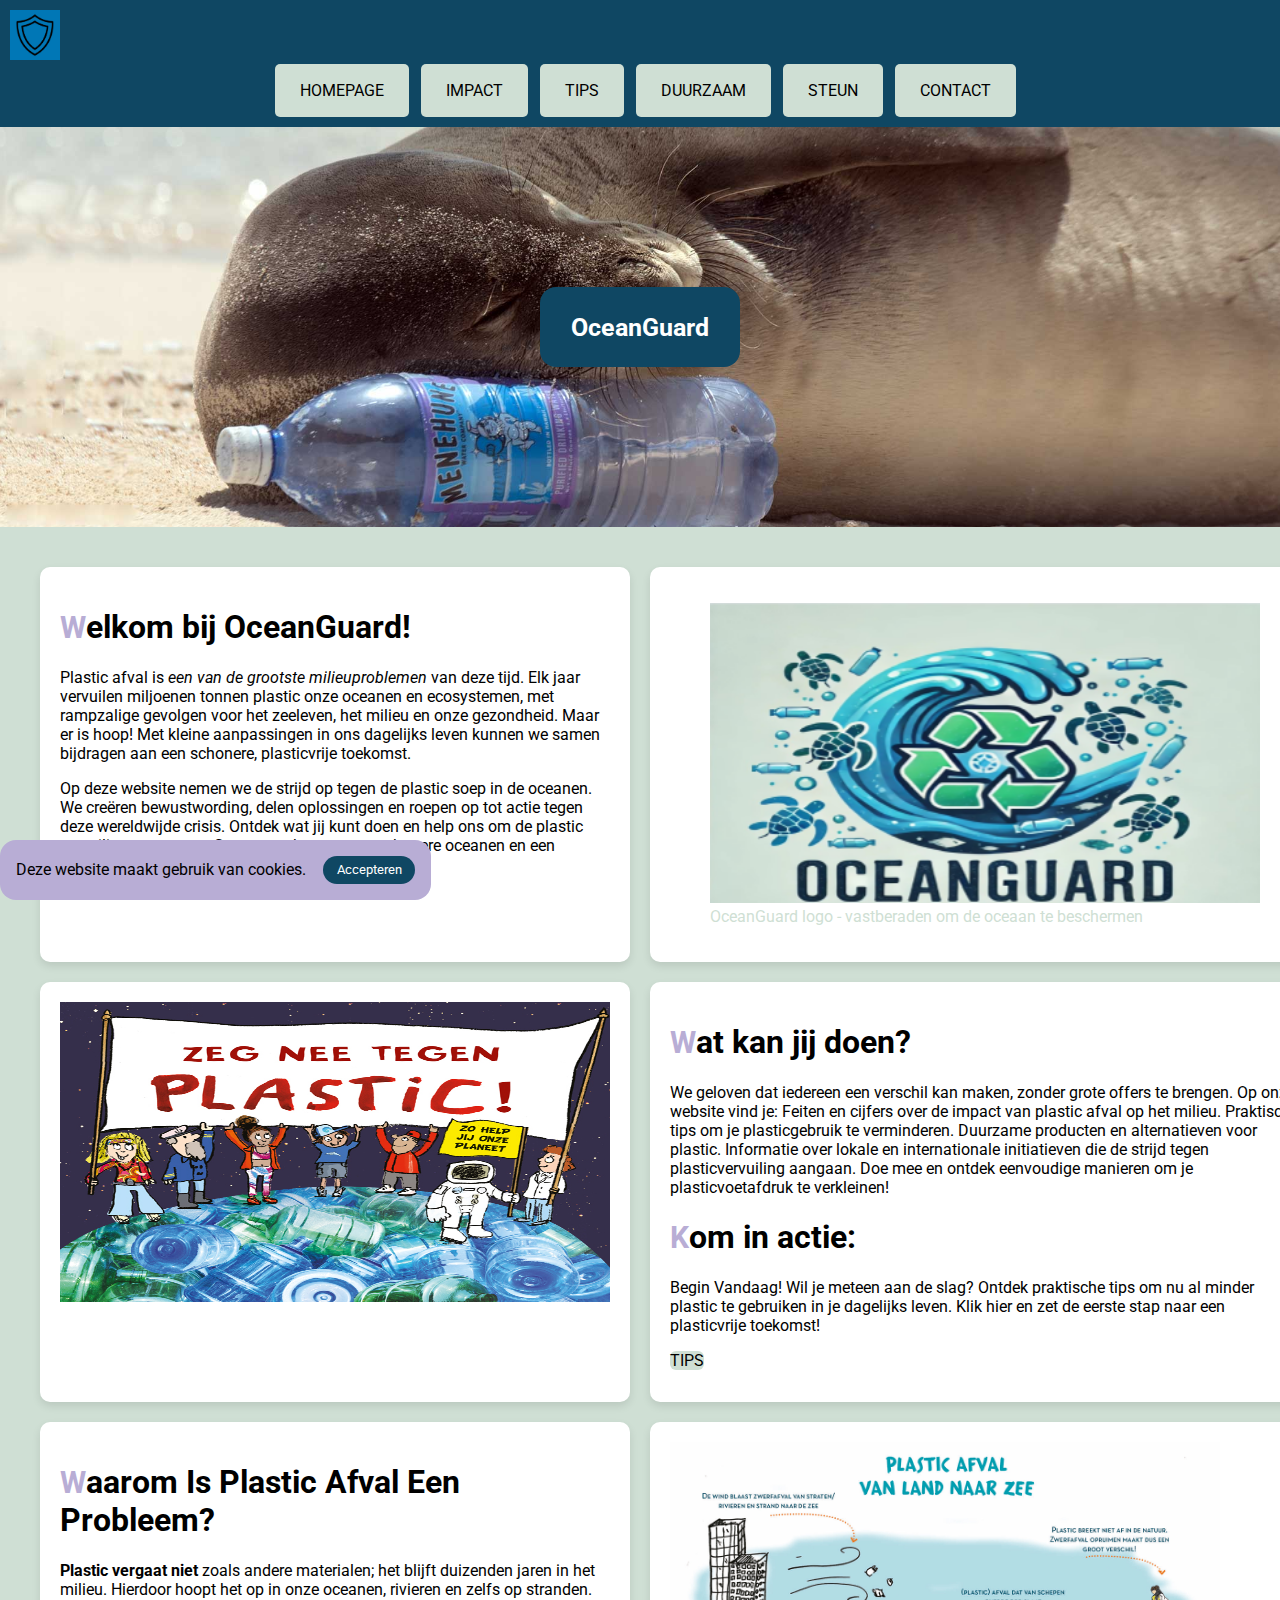
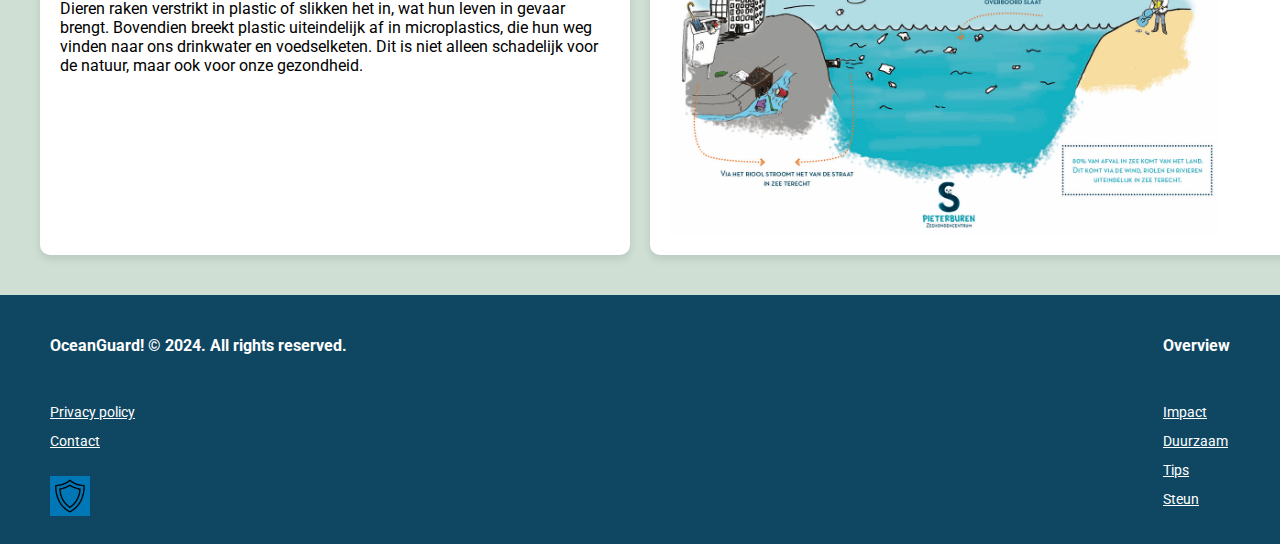
<file: index.html>
<!DOCTYPE html>
<html lang="nl">
    <head>
        <meta charset="utf-8">
        <meta name="viewport" content="width=device-width, initial-scale=1.0">
        <meta name="description" content="De officiele website voor OceanGuard">
        <meta name="keywords" content="plastic, afval, oceaan, ocean, plastic af.">
        <meta name="author" content="Sander Meijer">
        <link href="https://fonts.googleapis.com/css2?family=Inter:ital,opsz,wght@0,14..32,100..900;1,14..32,100..900&family=Roboto:ital,wght@0,100;0,300;0,400;0,500;0,700;0,900;1,100;1,300;1,400;1,500;1,700;1,900&display=swap" rel="stylesheet">
        <link rel="favicon" href="img/GuardBlauw.png" type="image/png">
        <link rel="stylesheet" type="text/css" href="css/style.css">  
        <title>OceanGuard | Help de Oceaan te beschermen tegen plasticvervuiling</title>
    </head>
    <body>
        <header>
            <nav class="nav-menu">
                <img src="img/GuardBlauw.png" title="schild" alt="schild logo, zwart schild met een dubbele rand en een blauwe achtergond in de vorm van een vierkant.">
                <ul class = "nav-menu">
                    <li><a href="index.html">Homepage</a></li>
                    <li><a href="impact.html">Impact</a></li>
                    <li><a href="tips.html">Tips</a></li>
                    <li><a href="duurzaam.html">Duurzaam</a></li>
                    <li><a href="steun.html">Steun</a></li>
                    <li><a href="contact.html">Contact</a></li>
                </ul>
            </nav>
        </header>
        <aside class="cookies-message">
            Deze website maakt gebruik van cookies.
            <button class="accept-cookies">Accepteren</button>
        </aside>
        <section class="banner-section">
                <h2 class="text">OceanGuard</h2>
        </section>
        <main class="grid-container">
            <section class="grid-item">
                <article>
                    <h1>
                        Welkom bij OceanGuard!
                    </h1>
                    <p>
                        Plastic afval is <em>een van de grootste milieuproblemen</em> van deze tijd.
                        Elk jaar vervuilen miljoenen tonnen plastic onze oceanen en ecosystemen, met rampzalige gevolgen voor het zeeleven, het milieu en onze gezondheid.
                        Maar er is hoop! Met kleine aanpassingen in ons dagelijks leven kunnen we samen bijdragen aan een schonere, plasticvrije toekomst.
                    </p>
                    <p>
                        Op deze website nemen we de strijd op tegen de plastic soep in de oceanen.
                        We creëren bewustwording, delen oplossingen en roepen op tot actie tegen deze wereldwijde crisis.
                        Ontdek wat jij kunt doen en help ons om de plastic vervuiling te stoppen.
                        Samen werken we aan schonere oceanen en een duurzamere toekomst!
                    </p>
                </article>
            </section>
            <section class="grid-item img-a">
                <figure>
                    <img src="img/oceanGuard2.png" title="OceanGuard" alt="Een afbeelding van water met een recycle symbool in het water, met een witte achtergrond met schildpadden en plastic flesjes. onder de afbeeling staat oceanguard.">
                    <figcaption>OceanGuard logo - vastberaden om de oceaan te beschermen</figcaption>
                </figure>
            </section>
            <section class="grid-item img-b">
                <img src="img/NeeTegenPlastic.jpg" title="NeeTegenPlastic" alt="Een afbeelding die zegt nee tegen plastic op een spandoek die wordt vastgehouden door mensen die boven op plastic vlesjes staan.">
            </section>
            <section class="grid-item wat-doen">
                <article>
                    <h1>
                        Wat kan jij doen? 
                    </h1>
                    <p>
                        We geloven dat iedereen een verschil kan maken, zonder grote offers te brengen. 
                        Op onze website vind je: Feiten en cijfers over de impact van plastic afval op het milieu. 
                        Praktische tips om je plasticgebruik te verminderen. 
                        Duurzame producten en alternatieven voor plastic. 
                        Informatie over lokale en internationale initiatieven die de strijd tegen plasticvervuiling aangaan. 
                        Doe mee en ontdek eenvoudige manieren om je plasticvoetafdruk te verkleinen!
                    </p>
                    <aside class="kom-in-actie">
                        <h1>
                            Kom in actie:
                        </h1> 
                        <p>
                            Begin Vandaag! 
                            Wil je meteen aan de slag? 
                            Ontdek praktische tips om nu al minder plastic te gebruiken in je dagelijks leven. 
                            Klik hier en zet de eerste stap naar een plasticvrije toekomst!
                        </p>
                        <a class="button-tips" href="tips.html">Tips</a>
                    </aside>
                </article>
            </section>
            <section class="grid-item">
                <article>
                    <h1>
                        Waarom Is Plastic Afval Een Probleem?
                    </h1>
                    <p>
                        <strong>Plastic vergaat niet</strong>  zoals andere materialen; het blijft duizenden jaren in het milieu.
                        Hierdoor hoopt het op in onze oceanen, rivieren en zelfs op stranden.
                        Dieren raken verstrikt in plastic of slikken het in, wat hun leven in gevaar brengt.
                        Bovendien breekt plastic uiteindelijk af in microplastics, die hun weg vinden naar ons drinkwater en voedselketen.
                        Dit is niet alleen schadelijk voor de natuur, maar ook voor onze gezondheid.
                    </p>
                </article>
            </section>
            <section class="grid-item img-c">
                <img src="img/plastic-soep.jpeg" title="Plastic kringloop" alt="Een ilustratie van hoe plastic in de oceaan komt.">
            </section>
        </main>   
        <footer class="footer">
          <section class="footer-left">
            <h4>
                OceanGuard&#33; &copy; 2024. All rights reserved.
            </h4>
            <nav>  
                <ul>
                    <li><a href="https://policies.google.com/privacy?hl=nl&fg=1">Privacy policy</a></li>
                    <li><a href="contact.html">Contact</a></li>
                </ul>
            </nav>
            <img src="img/GuardBlauw.png" title="schild" alt="schild logo, zwart schild met een dubbele rand en een blauwe achtergond in de vorm van een vierkant.">
          </section>    
          <section class = "footer-right">
            <h4>Overview</h4>
                <nav> 
                    <ul>
                        <li><a href="impact.html">Impact</a></li>
                        <li><a href="duurzaam.html">Duurzaam</a></li>
                        <li><a href="tips.html">Tips</a></li>
                        <li><a href="steun.html">Steun</a></li>   
                    </ul>
                </nav>
            </section>
        </footer>
    </body>
</html>
</file>
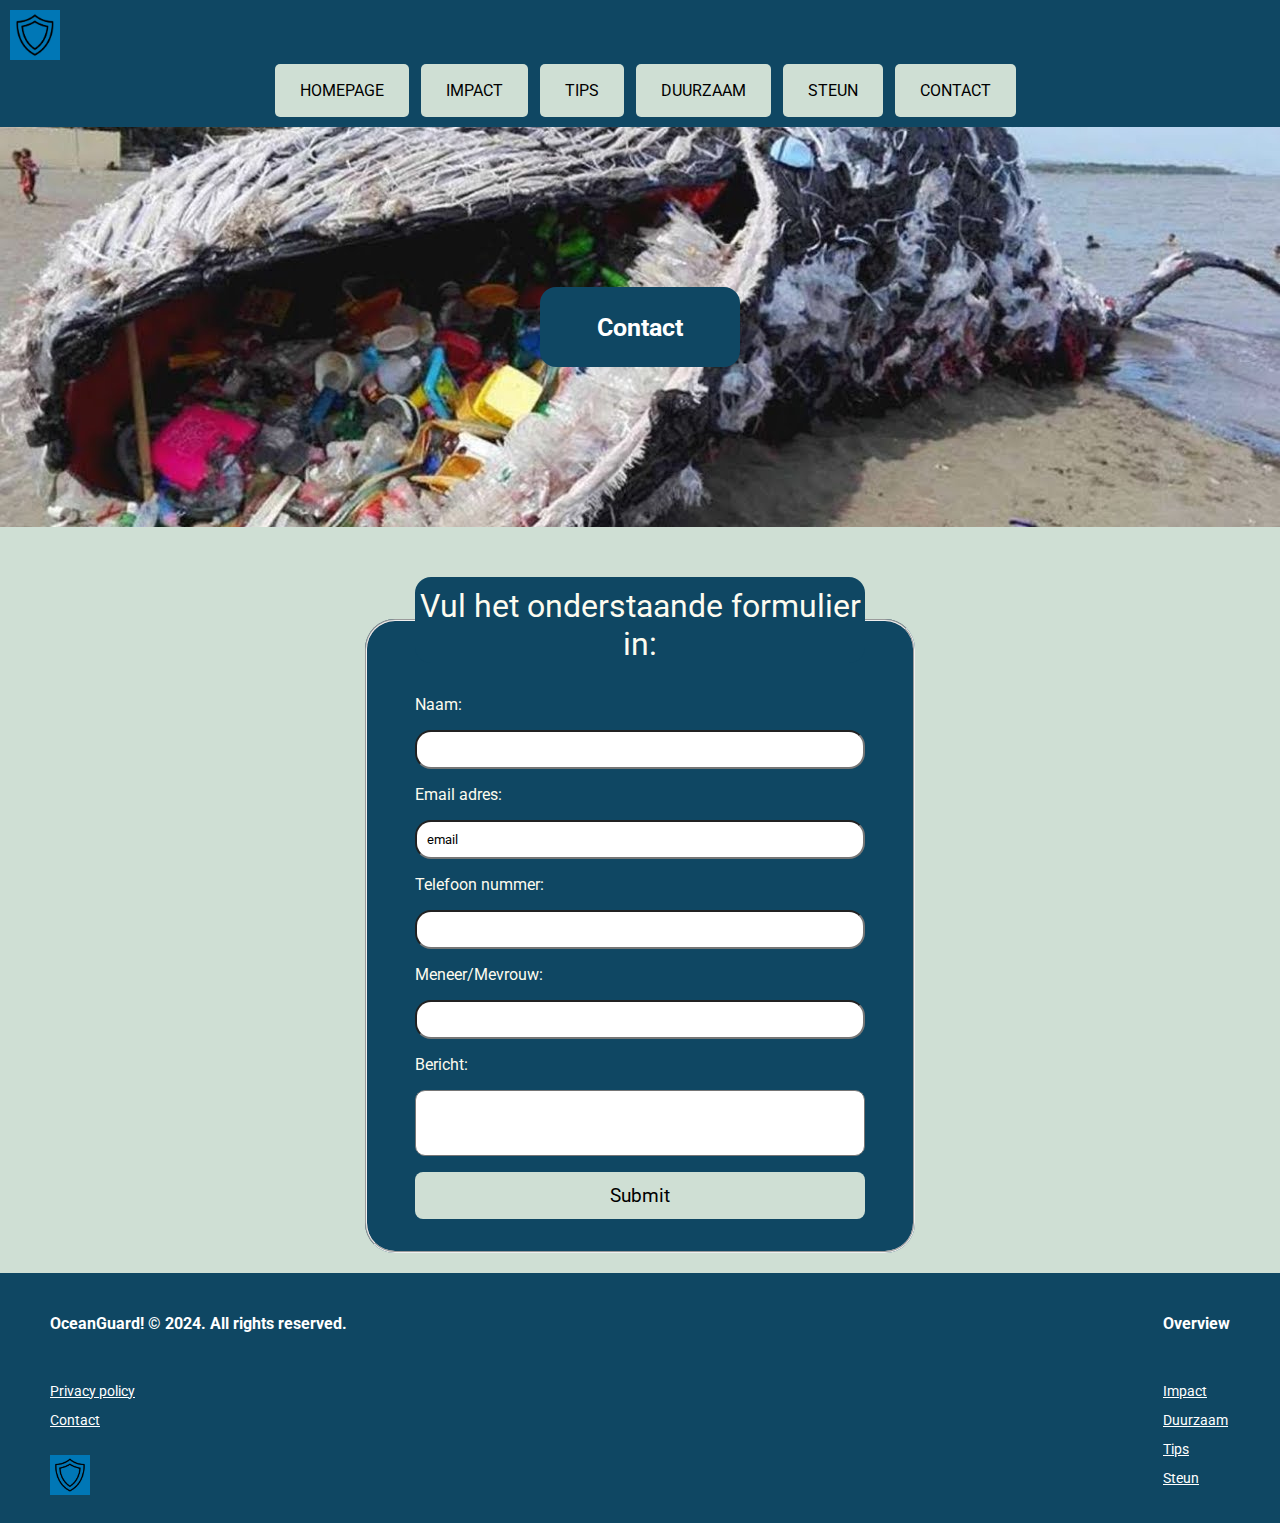
<file: contact.html>
<!DOCTYPE html>
<html lang="nl">
    <head>
        <meta charset="utf-8">
        <meta name="viewport" content="width=device-width, initial-scale=1.0">
        <meta name="description" content="De officiele website voor OceanGuard">
        <meta name="keywords" content="plastic, afval, oceaan, ocean, plastic af.">
        <meta name="author" content="Sander Meijer">
        <link href="https://fonts.googleapis.com/css2?family=Inter:ital,opsz,wght@0,14..32,100..900;1,14..32,100..900&family=Roboto:ital,wght@0,100;0,300;0,400;0,500;0,700;0,900;1,100;1,300;1,400;1,500;1,700;1,900&display=swap" rel="stylesheet">
        <link rel="favicon" href="img/GuardBlauw.png" type="image/png">
        <link rel="stylesheet" type="text/css" href="css/contact.css">  
        <title>OceanGuard | Help de Oceaan te beschermen tegen plasticvervuiling</title>
    </head>
    <body>
        <header>
            <nav class="nav-menu">
                <img src="img/GuardBlauw.png" title="schild" alt="schild logo, zwart schild met een dubbele rand en een blauwe achtergond in de vorm van een vierkant.">
                <ul class = "nav-menu">
                    <li><a href="index.html">Homepage</a></li>
                    <li><a href="impact.html">Impact</a></li>
                    <li><a href="tips.html">Tips</a></li>
                    <li><a href="duurzaam.html">Duurzaam</a></li>
                    <li><a href="steun.html">Steun</a></li>
                    <li><a href="contact.html">Contact</a></li>
                </ul>
            </nav>
        </header>
        <section class="banner-section">
                <h2 class="text">Contact</h2>
        </section>
        <main class="grid-container">
            <fieldset class="contact-form">
                <legend>Vul het onderstaande formulier in:</legend>
                <form action="#" method="post">
                    <label for="name">Naam:</label>
                    <input type="text" id="name" name="name" required>
          
                    <label for="email">Email adres:</label>
                    <input type="email" value="email" id="email" name="email" required>
          
                    <label for="phone">Telefoon nummer:</label>
                    <input type="tel"  id="phone" name="phone">
          
                    <label for="title">Meneer/Mevrouw:</label>
                    <input type="text" id="title" name="title">
          
                    <label for="message">Bericht:</label>
                    <textarea id="message" name="message" rows="4" required></textarea>
          
                    <input type="submit" value="Submit" id="submit-button">

                </form>
            </fieldset>
        </main>
        <footer class="footer">
            <section class="footer-left">
              <h4>
                  OceanGuard&#33; &copy; 2024. All rights reserved.
              </h4>
              <nav>  
                  <ul>
                      <li><a href="https://policies.google.com/privacy?hl=nl&fg=1">Privacy policy</a></li>
                      <li><a href="contact.html">Contact</a></li>
                  </ul>
              </nav>
              <img src="img/GuardBlauw.png" title="schild" alt="schild logo, zwart schild met een dubbele rand en een blauwe achtergond in de vorm van een vierkant.">
            </section>    
            <section class = "footer-right">
              <h4>Overview</h4>
                <nav> 
                    <ul>
                        <li><a href="impact.html">Impact</a></li>
                        <li><a href="duurzaam.html">Duurzaam</a></li>
                        <li><a href="tips.html">Tips</a></li>
                        <li><a href="steun.html">Steun</a></li>   
                      </ul>
                </nav>
            </section>
        </footer>
    </body>
</html>
</file>
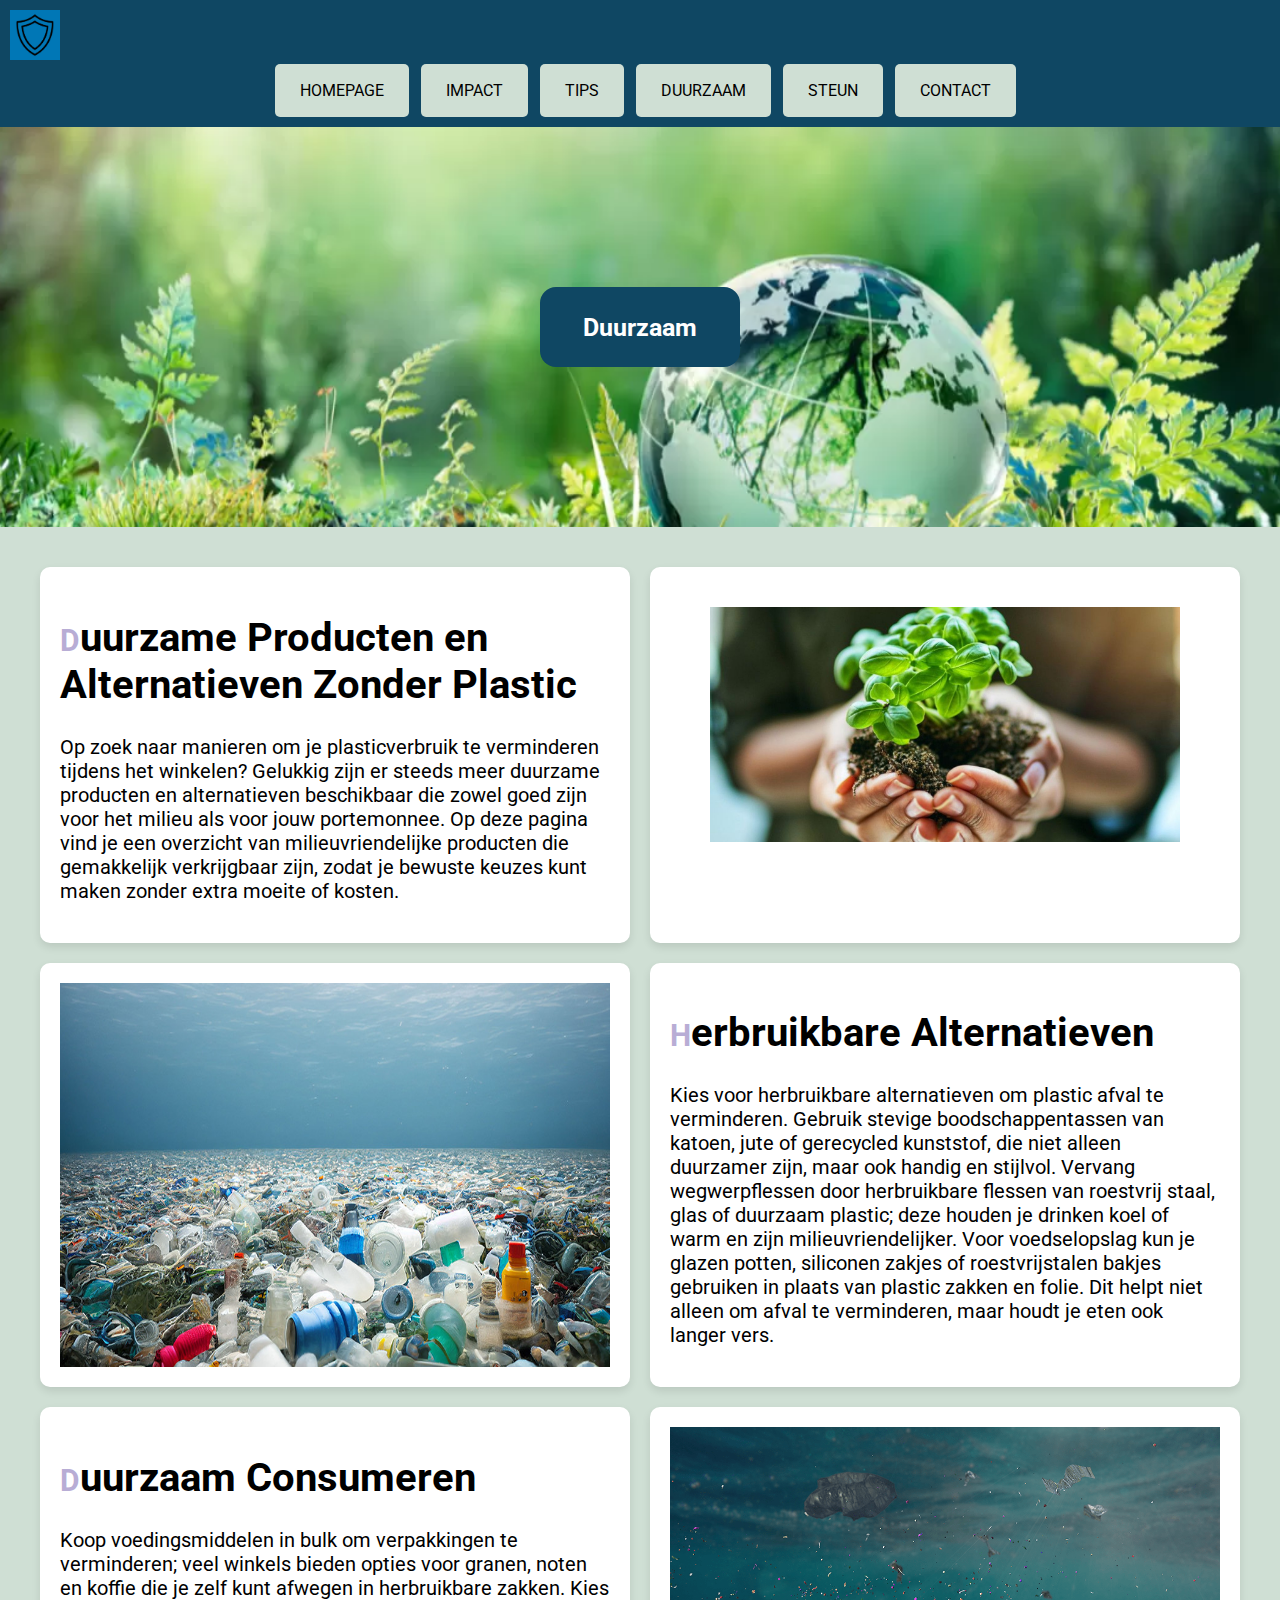
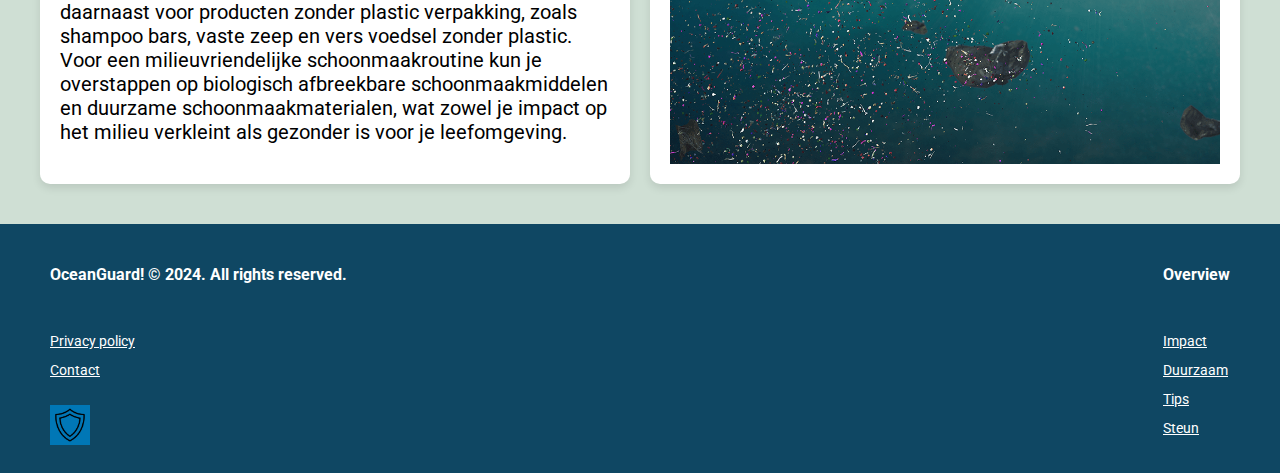
<file: duurzaam.html>
<!DOCTYPE html>
<html lang="nl">
    <head>
        <meta charset="utf-8">
        <meta name="viewport" content="width=device-width, initial-scale=1.0">
        <meta name="description" content="De officiele website voor OceanGuard">
        <meta name="keywords" content="plastic, afval, oceaan, ocean, plastic af.">
        <meta name="author" content="Sander Meijer">
        <link href="https://fonts.googleapis.com/css2?family=Inter:ital,opsz,wght@0,14..32,100..900;1,14..32,100..900&family=Roboto:ital,wght@0,100;0,300;0,400;0,500;0,700;0,900;1,100;1,300;1,400;1,500;1,700;1,900&display=swap" rel="stylesheet">
        <link rel="favicon" href="img/GuardBlauw.png" type="image/png">
        <link rel="stylesheet" type="text/css" href="css/duurzaam.css">  
        <title>OceanGuard | Help de Oceaan te beschermen tegen plasticvervuiling</title>
    </head>
    <body>
        <header>
            <nav class="nav-menu">
                <img src="img/GuardBlauw.png" title="schild" alt="schild logo, zwart schild met een dubbele rand en een blauwe achtergond in de vorm van een vierkant.">
                <ul class = "nav-menu">
                    <li><a href="index.html">Homepage</a></li>
                    <li><a href="impact.html">Impact</a></li>
                    <li><a href="tips.html">Tips</a></li>
                    <li><a href="duurzaam.html">Duurzaam</a></li>
                    <li><a href="steun.html">Steun</a></li>
                    <li><a href="contact.html">Contact</a></li>
                </ul>
            </nav>
        </header>
        <section class="banner-section">
                <h2 class="text">Duurzaam</h2>
        </section>
        <main class="grid-container">
            <section class="grid-item">
                <article>
                    <h1>
                        Duurzame Producten en Alternatieven Zonder Plastic
                    </h1>
                    <p>
                        Op zoek naar manieren om je plasticverbruik te verminderen tijdens het winkelen? 
                        Gelukkig zijn er steeds meer duurzame producten en alternatieven beschikbaar die zowel goed zijn voor het milieu als voor jouw portemonnee. 
                        Op deze pagina vind je een overzicht van milieuvriendelijke producten die gemakkelijk verkrijgbaar zijn, 
                        zodat je bewuste keuzes kunt maken zonder extra moeite of kosten.
                    </p>
                </article>
            </section>
            <section class="grid-item img-a">
                <figure>
                    <img src="img/Duurzaam.jpg" title="duurzaam" alt="afbeeling van iemand die aarde vastheid met een groen plantje in de aarde.">
                </figure>     
            </section>
            <section class="grid-item img-b">
                <img src="img/Oceaanmetplastic.jpg" title="Oceaan vol plastic" alt="een afbeelding van een oceaan gevuld met allemaal plastic flesjes.">
            </section>
            <section class="grid-item wat-doen">
                <article>
                    <h1>
                        Herbruikbare Alternatieven 
                    </h1>
                    <p>
                        Kies voor herbruikbare alternatieven om plastic afval te verminderen. 
                        Gebruik stevige boodschappentassen van katoen, jute of gerecycled kunststof, die niet alleen duurzamer zijn, maar ook handig en stijlvol. 
                        Vervang wegwerpflessen door herbruikbare flessen van roestvrij staal, glas of duurzaam plastic; deze houden je drinken koel of warm en zijn milieuvriendelijker. 
                        Voor voedselopslag kun je glazen potten, siliconen zakjes of roestvrijstalen bakjes gebruiken in plaats van plastic zakken en folie. 
                        Dit helpt niet alleen om afval te verminderen, maar houdt je eten ook langer vers.
                    </p>
                </article>
            </section>
            <section class="grid-item">
                <article>
                    <h1>
                        Duurzaam Consumeren
                    </h1>
                    <p>
                        Koop voedingsmiddelen in bulk om verpakkingen te verminderen; 
                        veel winkels bieden opties voor granen, noten en koffie die je zelf kunt afwegen in herbruikbare zakken. 
                        Kies daarnaast voor producten zonder plastic verpakking, zoals shampoo bars, vaste zeep en vers voedsel zonder plastic. 
                        Voor een milieuvriendelijke schoonmaakroutine kun je overstappen op biologisch afbreekbare schoonmaakmiddelen en duurzame schoonmaakmaterialen, 
                        wat zowel je impact op het milieu verkleint als gezonder is voor je leefomgeving.
                    </p>
                </article>
            </section>
            <section class="grid-item img-c">
                <img src="img/microplastic.png" title="microplastic" alt="afbeelding van allemaal microplastic in de oceaan.">
            </section>
        </main>  
        <footer class="footer">
            <section class="footer-left">
              <h4>
                  OceanGuard&#33; &copy; 2024. All rights reserved.
              </h4>
              <nav>  
                  <ul>
                      <li><a href="https://policies.google.com/privacy?hl=nl&fg=1">Privacy policy</a></li>
                      <li><a href="contact.html">Contact</a></li>
                  </ul>
              </nav>
              <img src="img/GuardBlauw.png" title="schild" alt="schild logo, zwart schild met een dubbele rand en een blauwe achtergond in de vorm van een vierkant.">
            </section>    
            <section class = "footer-right">
              <h4>Overview</h4>
                <nav> 
                    <ul>
                        <li><a href="impact.html">Impact</a></li>
                        <li><a href="duurzaam.html">Duurzaam</a></li>
                        <li><a href="tips.html">Tips</a></li>
                        <li><a href="steun.html">Steun</a></li>   
                    </ul>
                </nav>
            </section>
        </footer>
    </body>
</html>
</file>
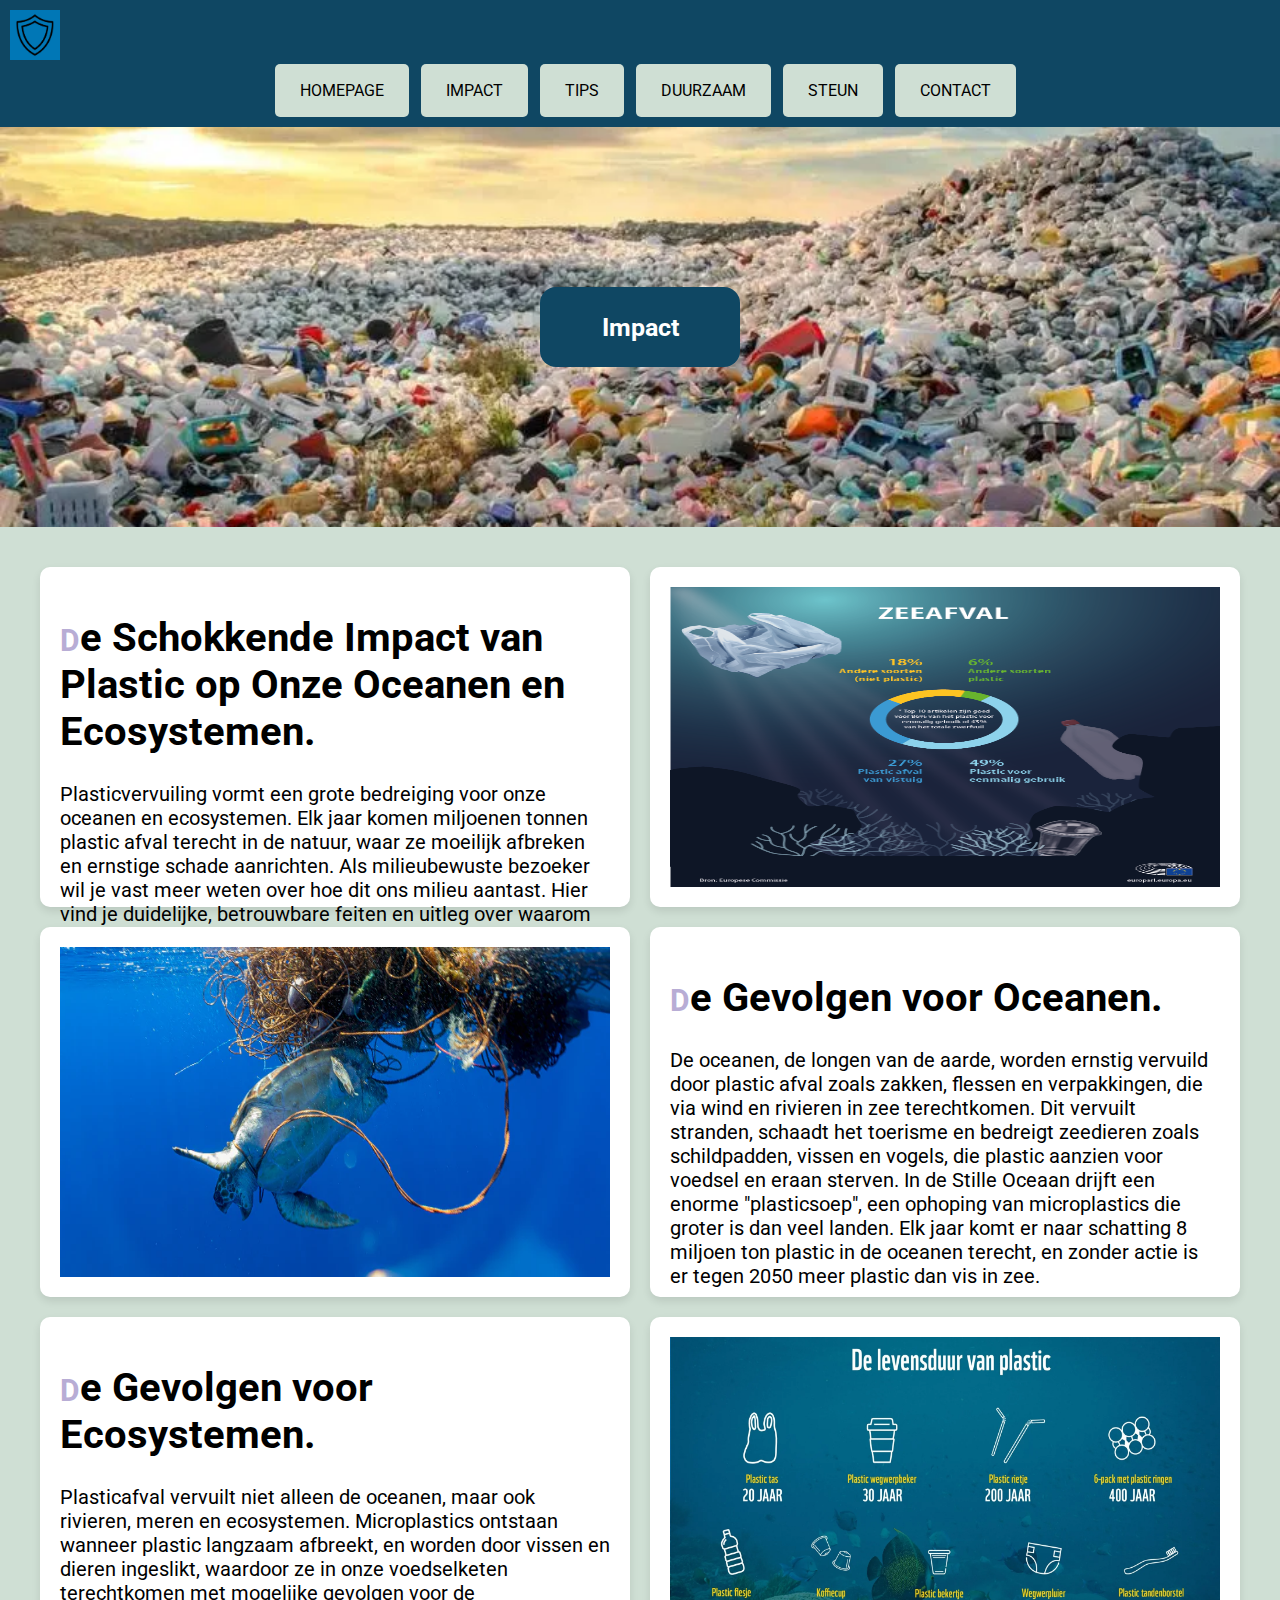
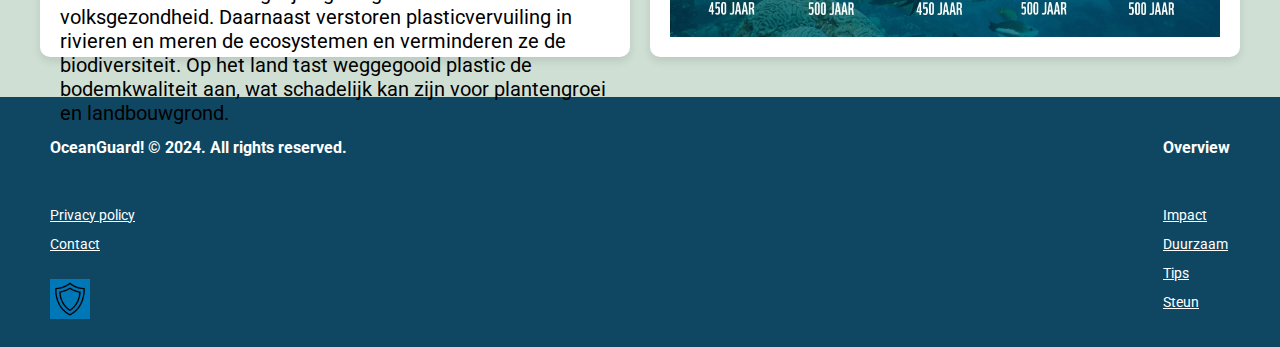
<file: impact.html>
<!DOCTYPE html>
<html lang="nl">
    <head>
        <meta charset="utf-8">
        <meta name="viewport" content="width=device-width, initial-scale=1.0">
        <meta name="description" content="De officiele website voor OceanGuard">
        <meta name="keywords" content="plastic, afval, oceaan, ocean, plastic af.">
        <meta name="author" content="Sander Meijer">
        <link href="https://fonts.googleapis.com/css2?family=Inter:ital,opsz,wght@0,14..32,100..900;1,14..32,100..900&family=Roboto:ital,wght@0,100;0,300;0,400;0,500;0,700;0,900;1,100;1,300;1,400;1,500;1,700;1,900&display=swap" rel="stylesheet">
        <link rel="favicon" href="img/GuardBlauw.png" type="image/png">
        <link rel="stylesheet" type="text/css" href="css/impact.css">  
        <title>OceanGuard | Help de Oceaan te beschermen tegen plasticvervuiling</title>
    </head>
    <body>
        <header>
            <nav class="nav-menu">
                <img src="img/GuardBlauw.png" title="schild" alt="schild logo, zwart schild met een dubbele rand en een blauwe achtergond in de vorm van een vierkant.">
                <ul class = "nav-menu">
                    <li><a href="index.html">Homepage</a></li>
                    <li><a href="impact.html">Impact</a></li>
                    <li><a href="tips.html">Tips</a></li>
                    <li><a href="duurzaam.html">Duurzaam</a></li>
                    <li><a href="steun.html">Steun</a></li>
                    <li><a href="contact.html">Contact</a></li>
                </ul>
            </nav>
        </header>
        <section class="banner-section">
                <h2 class="text">Impact</h2>
        </section>
        <main class="grid-container">
            <section class="grid-item">
                <article>
                    <h1>
                        De Schokkende Impact van Plastic op Onze Oceanen en Ecosystemen.
                    </h1>
                    <p>
                        Plasticvervuiling vormt een grote bedreiging voor onze oceanen en ecosystemen. 
                        Elk jaar komen miljoenen tonnen plastic afval terecht in de natuur, waar ze moeilijk afbreken en ernstige schade aanrichten. 
                        Als milieubewuste bezoeker wil je vast meer weten over hoe dit ons milieu aantast. 
                        Hier vind je duidelijke, betrouwbare feiten en uitleg over waarom plasticreductie essentieel is voor de toekomst van onze planeet.
                    </p>
                </article>
            </section>
            <section class="grid-item img-a">
                    <img src="img/ZeeAfval.png" title="soorten plastic" alt="afbeelding van soorten plastic in de oceaan.">
            </section>
            <section class="grid-item img-b">
                <img src="img/schildpad.webp" title="schildpad" alt="afbeelding van een schildpad verstikt in plastic.">
            </section>
            <section class="grid-item wat-doen">
                <article>
                    <h1>
                        De Gevolgen voor Oceanen.
                    </h1>
                    <p>
                        De oceanen, de longen van de aarde, worden ernstig vervuild door plastic afval zoals zakken, flessen en verpakkingen, die via wind en rivieren in zee terechtkomen. 
                        Dit vervuilt stranden, schaadt het toerisme en bedreigt zeedieren zoals schildpadden, vissen en vogels, die plastic aanzien voor voedsel en eraan sterven. 
                        In de Stille Oceaan drijft een enorme "plasticsoep", een ophoping van microplastics die groter is dan veel landen. 
                        Elk jaar komt er naar schatting 8 miljoen ton plastic in de oceanen terecht, en zonder actie is er tegen 2050 meer plastic dan vis in zee.
                    </p>
                </article>
            </section>
            <section class="grid-item">
                <article>
                    <h1>
                        De Gevolgen voor Ecosystemen.
                    </h1>
                    <p>
                        Plasticafval vervuilt niet alleen de oceanen, maar ook rivieren, meren en ecosystemen. 
                        Microplastics ontstaan wanneer plastic langzaam afbreekt, en worden door vissen en dieren ingeslikt, waardoor ze in onze voedselketen terechtkomen met mogelijke gevolgen voor de volksgezondheid. 
                        Daarnaast verstoren plasticvervuiling in rivieren en meren de ecosystemen en verminderen ze de biodiversiteit. 
                        Op het land tast weggegooid plastic de bodemkwaliteit aan, wat schadelijk kan zijn voor plantengroei en landbouwgrond.
                    </p>
                </article>
            </section>
            <section class="grid-item img-c">
                <img src="img/Infoplastic.webp" title="levensduur van plastic" alt="afbeelding van de levensduur van plastic producten">
            </section>
        </main>
        <footer class="footer">
            <section class="footer-left">
              <h4>
                  OceanGuard&#33; &copy; 2024. All rights reserved.
              </h4>
              <nav>  
                  <ul>
                      <li><a href="https://policies.google.com/privacy?hl=nl&fg=1">Privacy policy</a></li>
                      <li><a href="contact.html">Contact</a></li>
                  </ul>
              </nav>
              <img src="img/GuardBlauw.png" title="schild" alt="schild logo, zwart schild met een dubbele rand en een blauwe achtergond in de vorm van een vierkant.">
            </section>    
            <section class = "footer-right">
              <h4>Overview</h4>
                <nav> 
                    <ul>
                        <li><a href="impact.html">Impact</a></li>
                        <li><a href="duurzaam.html">Duurzaam</a></li>
                        <li><a href="tips.html">Tips</a></li>
                        <li><a href="steun.html">Steun</a></li>   
                    </ul>
                </nav>
            </section>
        </footer>
    </body>
</html>
</file>
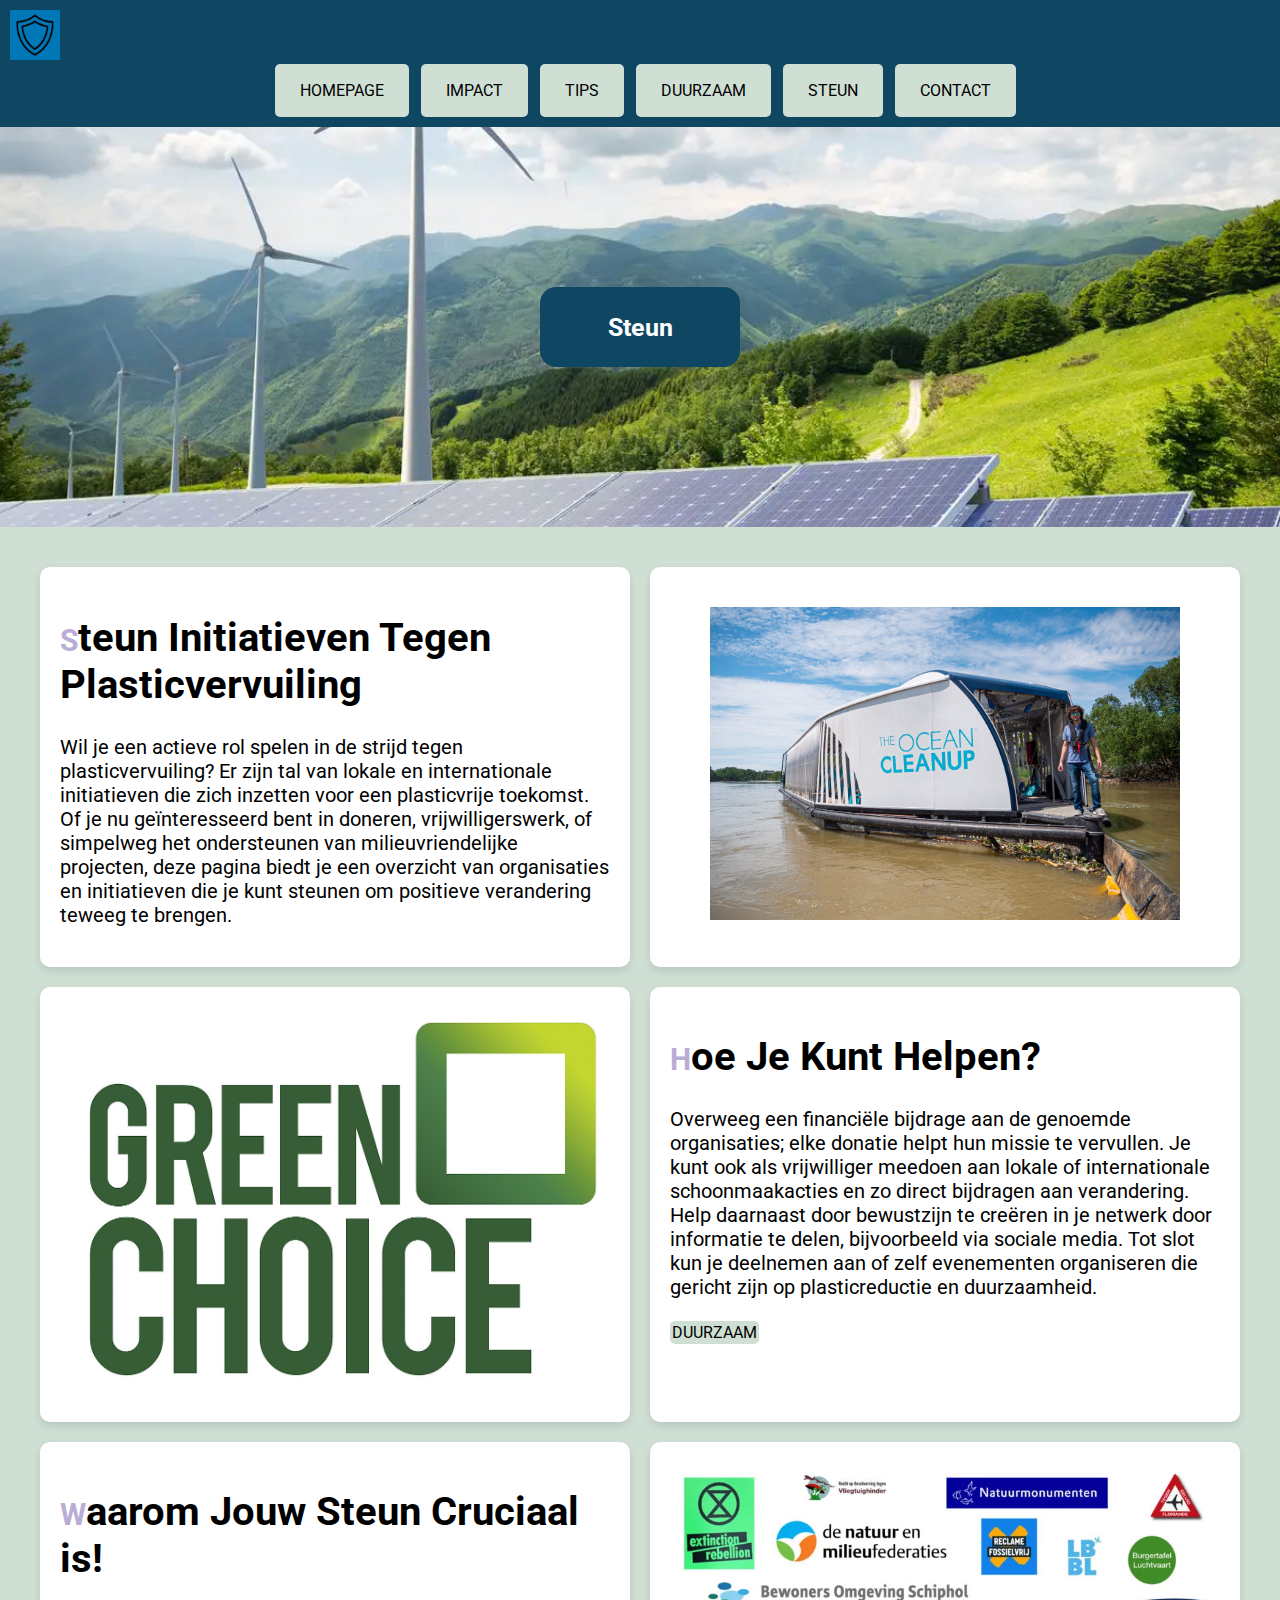
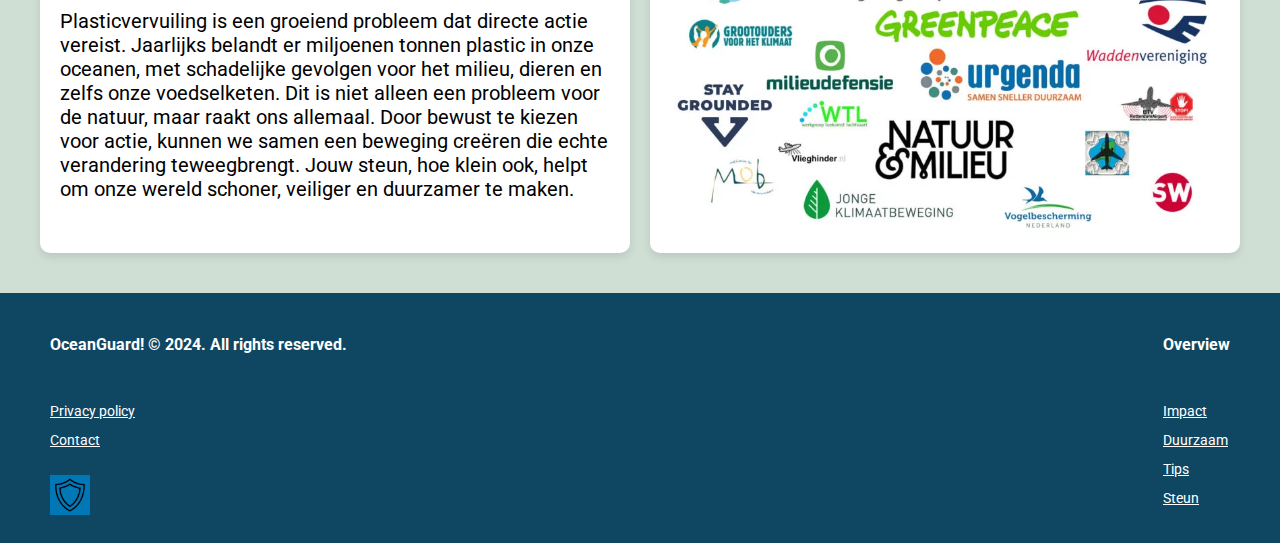
<file: steun.html>
<!DOCTYPE html>
<html lang="nl">
    <head>
        <meta charset="utf-8">
        <meta name="viewport" content="width=device-width, initial-scale=1.0">
        <meta name="description" content="De officiele website voor OceanGuard">
        <meta name="keywords" content="plastic, afval, oceaan, ocean, plastic af.">
        <meta name="author" content="Sander Meijer">
        <link href="https://fonts.googleapis.com/css2?family=Inter:ital,opsz,wght@0,14..32,100..900;1,14..32,100..900&family=Roboto:ital,wght@0,100;0,300;0,400;0,500;0,700;0,900;1,100;1,300;1,400;1,500;1,700;1,900&display=swap" rel="stylesheet">
        <link rel="favicon" href="img/GuardBlauw.png" type="image/png">
        <link rel="stylesheet" type="text/css" href="css/steun.css">  
        <title>OceanGuard | Help de Oceaan te beschermen tegen plasticvervuiling</title>
    </head>
    <body>
        <header>
            <nav class="nav-menu">
                <img src="img/GuardBlauw.png" title="schild" alt="schild logo, zwart schild met een dubbele rand en een blauwe achtergond in de vorm van een vierkant.">
                <ul class = "nav-menu">
                    <li><a href="index.html">Homepage</a></li>
                    <li><a href="impact.html">Impact</a></li>
                    <li><a href="tips.html">Tips</a></li>
                    <li><a href="duurzaam.html">Duurzaam</a></li>
                    <li><a href="steun.html">Steun</a></li>
                    <li><a href="contact.html">Contact</a></li>
                </ul>
            </nav>
        </header>
        <section class="banner-section">
                <h2 class="text">Steun</h2>
        </section>
        <main class="grid-container">
            <section class="grid-item">
                <article>
                    <h1>
                        Steun Initiatieven Tegen Plasticvervuiling 
                    </h1>
                    <p>
                        Wil je een actieve rol spelen in de strijd tegen plasticvervuiling? 
                        Er zijn tal van lokale en internationale initiatieven die zich inzetten voor een plasticvrije toekomst. 
                        Of je nu geïnteresseerd bent in doneren, vrijwilligerswerk, of simpelweg het ondersteunen van milieuvriendelijke projecten, 
                        deze pagina biedt je een overzicht van organisaties en initiatieven die je kunt steunen om positieve verandering teweeg te brengen.
                    </p>
                </article>
            </section>
            <section class="grid-item img-a">
                <figure>
                    <img src="img/OceanClean.jpg" title="OceanCleanUP" alt="afbeelding van een maschine (van OceanCleanUP)in het water die plastic opruimd.">
                </figure>
            </section>
            <section class="grid-item img-b">
                <img src="img/GreenChoice.jpg" title="Green Choice" alt="afbeelding van groene letters Green Choice">
            </section>
            <section class="grid-item wat-doen">
                <article>
                    <h1>
                        Hoe Je Kunt Helpen? 
                    </h1>
                    <p>
                        Overweeg een financiële bijdrage aan de genoemde organisaties; elke donatie helpt hun missie te vervullen. 
                        Je kunt ook als vrijwilliger meedoen aan lokale of internationale schoonmaakacties en zo direct bijdragen aan verandering. 
                        Help daarnaast door bewustzijn te creëren in je netwerk door informatie te delen, bijvoorbeeld via sociale media. 
                        Tot slot kun je deelnemen aan of zelf evenementen organiseren die gericht zijn op plasticreductie en duurzaamheid.
                    </p>
                    <a class="button-tips" href="duurzaam.html">Duurzaam</a>
                </article>
            </section>
            <section class="grid-item">
                <h1>
                    Waarom Jouw Steun Cruciaal is!
                </h1>
                <p>
                    Plasticvervuiling is een groeiend probleem dat directe actie vereist. 
                    Jaarlijks belandt er miljoenen tonnen plastic in onze oceanen, met schadelijke gevolgen voor het milieu, dieren en zelfs onze voedselketen. 
                    Dit is niet alleen een probleem voor de natuur, maar raakt ons allemaal. 
                    Door bewust te kiezen voor actie, kunnen we samen een beweging creëren die echte verandering teweegbrengt. 
                    Jouw steun, hoe klein ook, helpt om onze wereld schoner, veiliger en duurzamer te maken.
                </p>
            </section>
            <section class="grid-item img-c">
                <img src="img/Reclame.webp" title="milieu organisaties" alt="afbeelding van allemaal milieu organisaties.">
            </section>
        </main>
        <footer class="footer">
            <section class="footer-left">
              <h4>
                  OceanGuard&#33; &copy; 2024. All rights reserved.
              </h4>
              <nav>  
                  <ul>
                      <li><a href="https://policies.google.com/privacy?hl=nl&fg=1">Privacy policy</a></li>
                      <li><a href="contact.html">Contact</a></li>
                  </ul>
              </nav>
              <img src="img/GuardBlauw.png" title="schild" alt="schild logo, zwart schild met een dubbele rand en een blauwe achtergond in de vorm van een vierkant.">
            </section>    
            <section class = "footer-right">
              <h4>Overview</h4>
                <nav> 
                    <ul>
                        <li><a href="impact.html">Impact</a></li>
                        <li><a href="duurzaam.html">Duurzaam</a></li>
                        <li><a href="tips.html">Tips</a></li>
                        <li><a href="steun.html">Steun</a></li>   
                    </ul>
                </nav>
            </section>
        </footer>
    </body>
</html>
</file>
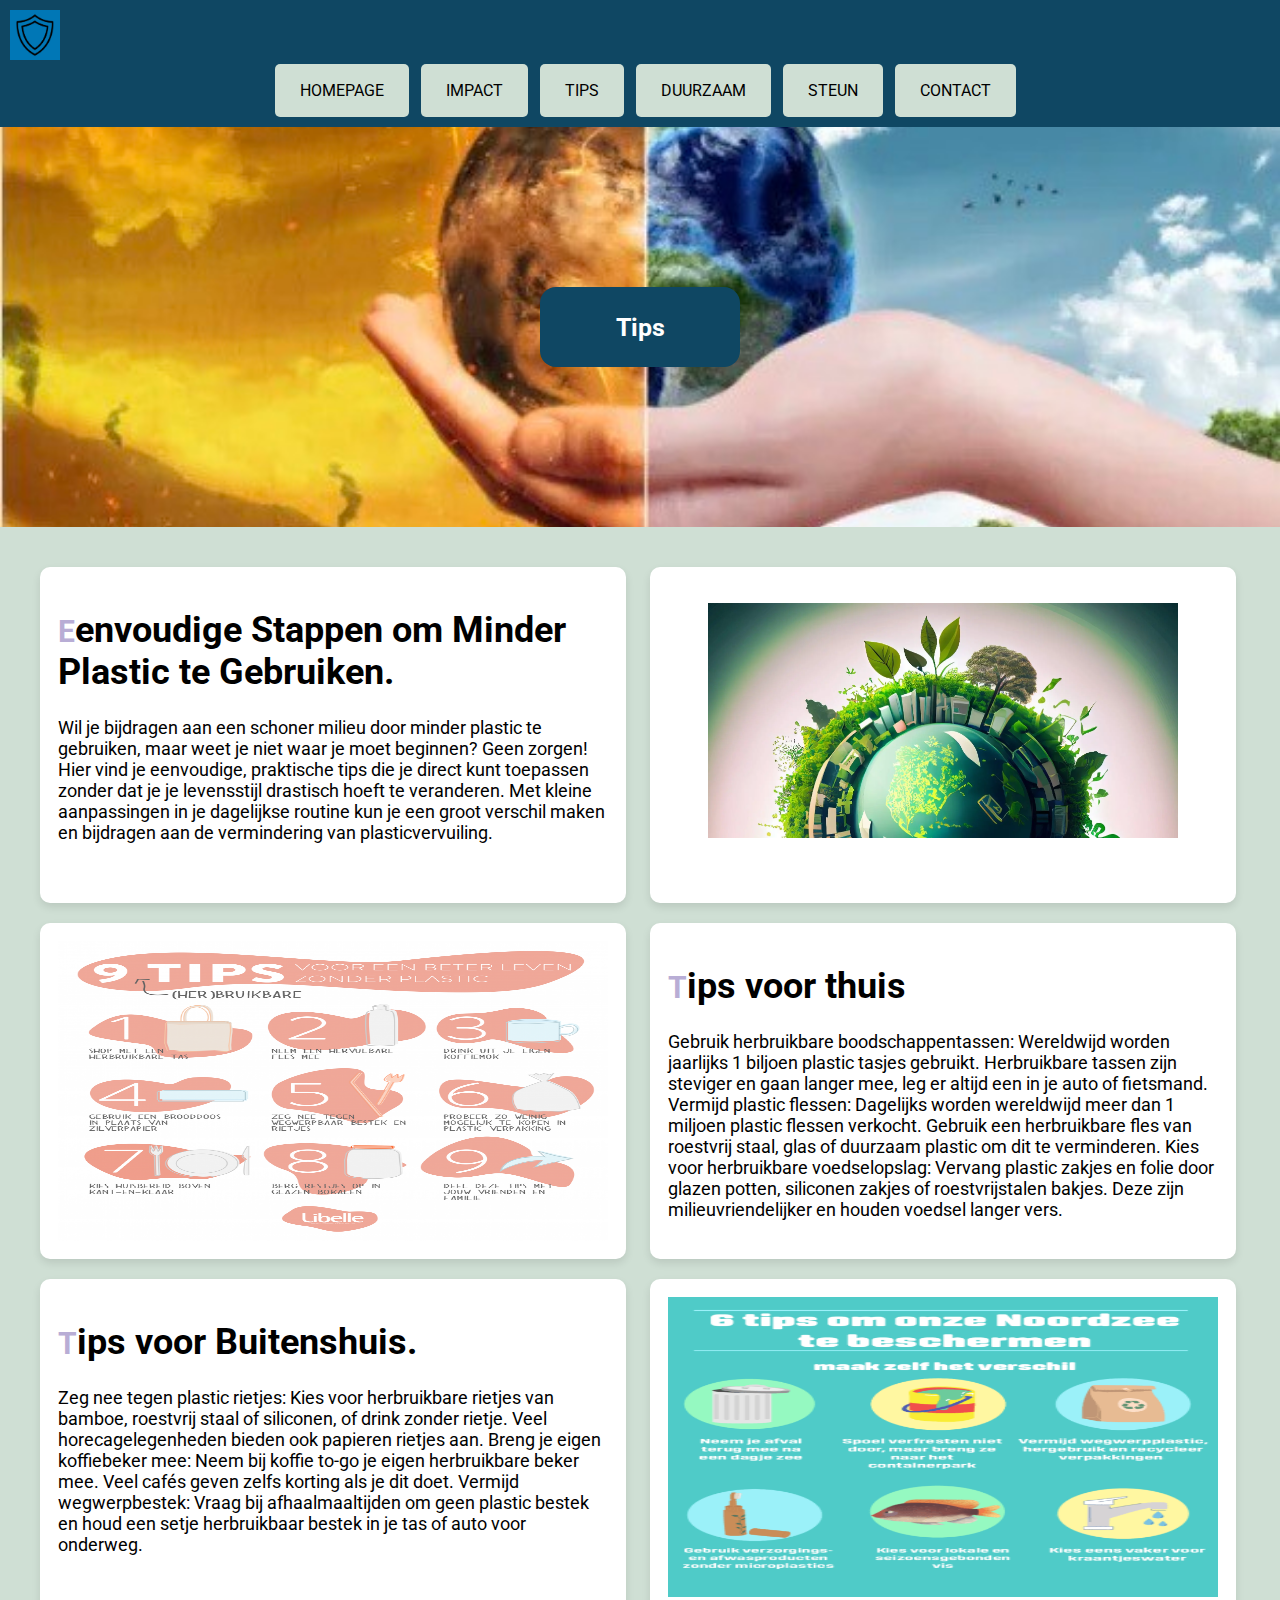
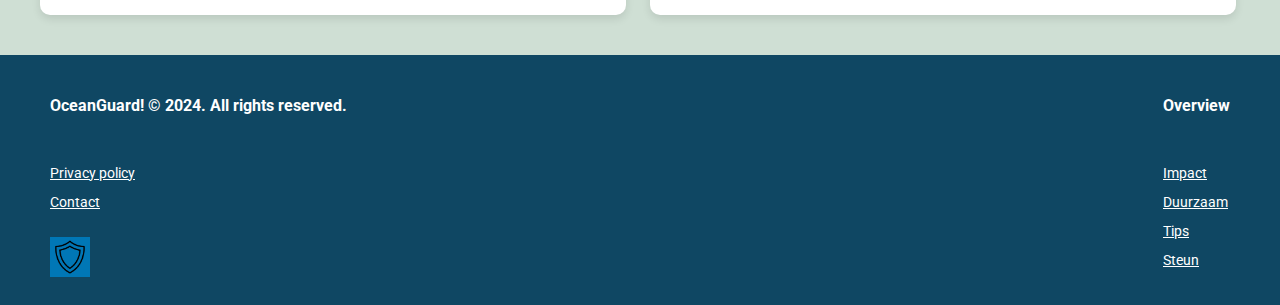
<file: tips.html>
<!DOCTYPE html>
<html lang="nl">
    <head>
        <meta charset="utf-8">
        <meta name="viewport" content="width=device-width, initial-scale=1.0">
        <meta name="description" content="De officiele website voor OceanGuard">
        <meta name="keywords" content="plastic, afval, oceaan, ocean, plastic af.">
        <meta name="author" content="Sander Meijer">
        <link href="https://fonts.googleapis.com/css2?family=Inter:ital,opsz,wght@0,14..32,100..900;1,14..32,100..900&family=Roboto:ital,wght@0,100;0,300;0,400;0,500;0,700;0,900;1,100;1,300;1,400;1,500;1,700;1,900&display=swap" rel="stylesheet">
        <link rel="favicon" href="img/GuardBlauw.png" type="image/png">
        <link rel="stylesheet" type="text/css" href="css/tips.css">  
        <title>OceanGuard | Help de Oceaan te beschermen tegen plasticvervuiling</title>
    </head>
    <body>
        <header>
            <nav class="nav-menu">
                <img src="img/GuardBlauw.png" title="schild" alt="schild logo, zwart schild met een dubbele rand en een blauwe achtergond in de vorm van een vierkant.">
                <ul class = "nav-menu">
                    <li><a href="index.html">Homepage</a></li>
                    <li><a href="impact.html">Impact</a></li>
                    <li><a href="tips.html">Tips</a></li>
                    <li><a href="duurzaam.html">Duurzaam</a></li>
                    <li><a href="steun.html">Steun</a></li>
                    <li><a href="contact.html">Contact</a></li>
                </ul>
            </nav>
        </header>
        <section class="banner-section">
            <h2 class="text">Tips</h2>
        </section>
        <main class="grid-container">
            <section class="grid-item">
                <article>
                    <h1>
                        Eenvoudige Stappen om Minder Plastic te Gebruiken.
                    </h1>
                    <p>
                        Wil je bijdragen aan een schoner milieu door minder plastic te gebruiken, maar weet je niet waar je moet beginnen? 
                        Geen zorgen! Hier vind je eenvoudige, praktische tips die je direct kunt toepassen zonder dat je je levensstijl drastisch hoeft te veranderen. 
                        Met kleine aanpassingen in je dagelijkse routine kun je een groot verschil maken en bijdragen aan de vermindering van plasticvervuiling. 
                    </p>
                </article>
            </section>
            <section class="grid-item img-a">
                <figure>
                    <img src="img/Wereldbol.webp" title="Groene Wereldbol" alt="afbeelding van een wereld bol met bomen en veel groene kleuren">
                </figure>    
            </section>
            <section class="grid-item img-b">
                <img src="img/TIPS.webp" title="9 tips" alt="afbeeling van 9 tips.">
            </section>
            <section class="grid-item wat-doen">
                <article>
                    <h1>
                        Tips voor thuis
                    </h1>
                    <p>
                        Gebruik herbruikbare boodschappentassen: Wereldwijd worden jaarlijks 1 biljoen plastic tasjes gebruikt. 
                        Herbruikbare tassen zijn steviger en gaan langer mee, leg er altijd een in je auto of fietsmand.
                        Vermijd plastic flessen: Dagelijks worden wereldwijd meer dan 1 miljoen plastic flessen verkocht. 
                        Gebruik een herbruikbare fles van roestvrij staal, glas of duurzaam plastic om dit te verminderen.
                        Kies voor herbruikbare voedselopslag: Vervang plastic zakjes en folie door glazen potten, siliconen zakjes of roestvrijstalen bakjes. 
                        Deze zijn milieuvriendelijker en houden voedsel langer vers.
                    </p>
                </article>
            </section>
            <section class="grid-item">
                <article>
                    <h1>
                        Tips voor Buitenshuis.
                    </h1>
                    <p>
                        Zeg nee tegen plastic rietjes: Kies voor herbruikbare rietjes van bamboe, roestvrij staal of siliconen, of drink zonder rietje. 
                        Veel horecagelegenheden bieden ook papieren rietjes aan.
                        Breng je eigen koffiebeker mee: Neem bij koffie to-go je eigen herbruikbare beker mee. 
                        Veel cafés geven zelfs korting als je dit doet.
                        Vermijd wegwerpbestek: Vraag bij afhaalmaaltijden om geen plastic bestek en houd een setje herbruikbaar bestek in je tas of auto voor onderweg.
                    </p>
                </article>
            </section>
            <section class="grid-item img-c">
                <img src="img/tipsvooroceaan.png" title="Tips" alt="Tips om onze oceaan te beschermen.">
            </section>
        </main>
        <footer class="footer">
            <section class="footer-left">
              <h4>
                  OceanGuard&#33; &copy; 2024. All rights reserved.
              </h4>
              <nav>  
                  <ul>
                      <li><a href="https://policies.google.com/privacy?hl=nl&fg=1">Privacy policy</a></li>
                      <li><a href="contact.html">Contact</a></li>
                  </ul>
              </nav>
              <img src="img/GuardBlauw.png" title="schild" alt="schild logo, zwart schild met een dubbele rand en een blauwe achtergond in de vorm van een vierkant.">
            </section>    
            <section class = "footer-right">
              <h4>Overview</h4>
                <nav> 
                    <ul>
                        <li><a href="impact.html">Impact</a></li>
                        <li><a href="duurzaam.html">Duurzaam</a></li>
                        <li><a href="tips.html">Tips</a></li>
                        <li><a href="steun.html">Steun</a></li>   
                    </ul>
                </nav>
            </section>
        </footer>
    </body>
</html>
</file>
<file: css/style.css>
body
{
    margin: auto;
    max-width: 100%;
    background-color: #CFDFD4;
}
*{
    font-family: 'Roboto','Inter';
    letter-spacing: normal;
    line-height: normal;
    text-indent: 0%;
    word-spacing: normal;
}
tr:nth-child(even) 
{
    background-color: #cff
}
tr:nth-child(odd)
{
    background-color: #fff;
}
.nav-menu > ul > li 
{
    margin: 1px;
}
header
{
    background-color: #0F4763;
    padding: 10px;
}
.nav-menu ul
{
    list-style: none;
    padding: 0;
    align-items: center;
    display: flex;
    justify-content: center;
}
.nav-menu a 
{
    background-color:#CFDFD4;
    color: black;
    text-decoration: none;
    padding: 12px 20px; 
    font-size: 16px;
    text-transform: uppercase;
    border-radius: 5px; 
    margin-left: 10px; 
    border: 2px solid transparent; 
    border-style: double;
    border-width: 5px;
}
.nav-menu a:hover
{
 background-color:#B8ADD5;
 color: #000000;
}
.nav-menu a:active
{
    color: #CFDFD4;
}
.nav-menu img
{
  width: 50px;
  height: 50px;
}
.banner-section 
{
    display: flex;
    width: auto;
    height: 400px; 
    background: url('../img/Zeehond.jpg') lightgray 50% / cover no-repeat ; 
    justify-content: center;
    align-items: center;
}
.banner-section, text
{
    margin: auto;
}
.cookies-message
{
    position: fixed;
    bottom: 0;
    left: 0;
    border-radius: 16px;
    background-color: #B8ADD5;
    color: black;
    padding: 1em;
    text-align: center;
    z-index: 9999;
}
.accept-cookies
{
    background-color: #0F4763;
    border-radius: 16px;
    color: white;
    border: none;
    padding: 0.5em 1em;
    margin-left: 1em;
    cursor: pointer;
}
h1::first-letter
{
    color: #B8ADD5;
    font-size: 30px;
}
.text
{
    display: flex;
    height: 80px;
    width: 200px;
    background-color: #0F4763;
    border-radius: 16px;
    flex-direction: column;
    justify-content: center;
    align-items: center;
    font-size: 25px;
    color: #fff;
}
main img {
    width: 550px;
    height: 300px;
}
.grid-item
{
    background-color: white;
    padding: 20px;
    font-size: 1em;
    border-radius: 10px;
    box-shadow: 0 4px 8px rgba(0, 0, 0, 0.1); 
    text-align: left;
    height: auto;
    width: auto;
    justify-items: center;
}
.img-a 
{
    color: #CFDFD4;
    background-size: cover;
}
.img-b 
{
    color: #CFDFD4; 
    background-size: cover;
}
.img-c img
{
    color: #CFDFD4;
    width: 550px;
    height: 100%;
    background-size: cover; 
}
.wat-doen
{
    height: 380px;
}
.button-tips
{
    background-color:#CFDFD4;
    color: black;
    text-decoration: none;
    font-size: 16px;
    text-transform: uppercase;
    border-radius: 6px; 
    border: 2px; 
}
.grid-container 
{
    display: grid;
    grid-template-columns: 1fr 1fr; 
    gap: 20px;
    background-color: #CFDFD4;
    padding: 20px;
    max-width: 1200px;
    margin: 20px auto;
}
.footer
{
    display: flex;
    background-color: #0F4763;
    justify-content: space-between;
    color: #fff;
    padding: 20px;
    padding-left: 50px;
    padding-right: 50px;
    width: auto;
    align-items: start;
    border-color: black;
}
footer section
{
    display: grid;
    gap: 10px;
}
.footer-left p 
{
    margin: 10px;
    font-size: 14px;
    padding-left: 10px;
}
footer nav ul
{
    list-style-type: none;
    padding: 0;
}
footer nav ul li 
{
    margin-bottom: 10px;
}
footer nav ul li a 
{
    color: white;
    font-size: 14px
}
.footer-right h3 
{
    margin-bottom: 10px;
    font-size: 18px;
    font-weight: bold;
    padding-right: 10px;
}
footer img
{
    width: 40px;
    height: 40px;
    float: left;
    position: relative;
}
/*responive */
@media screen and (max-width: 768px) 
{
    .hidden-on-desktop {
        display: none; 
    }
    .nav-menu ul 
    {
        display: block;
        text-align: center;
    }
    .nav-menu a 
    {
        display: block;
        margin: 10px 0;
    }
    .banner-section 
    {
        display: flex;
        width: 100%;
        height: 300px;
        background: url('../img/Zeehond.jpg') lightgray 50% / cover no-repeat;
        justify-content: center;
        align-items: center;
    }
    .grid-container 
    {
        display: flex;
        flex-direction: column;
        gap: 10px;
        margin: 10px auto;
        justify-content: center;
        align-items: center;
        
    }
    .grid-item 
    {
        width: auto;
        height: auto;
    }

    .img-a img
    {
        color: #CFDFD4;
        width: 100%;
        height: 100%;
        background-size: cover;
    }
    .img-b img
    {
        color: #CFDFD4;
        width: 100%;
        height: 100%;
        background-size: cover;
    }
    .img-c img
    {
        color: #CFDFD4;
        width: 100%;
        height: 100%;
        background-size: cover; 
    }
    .text 
    {
        font-size: 25px;
        width: fit-content;
        text-align: center;
        padding: 10px;
        height: fit-content;
    }
    footer 
    {
        display:flex;
        flex-direction: column;
        align-items: center;
        justify-content: center;
    }
}
</file>
<file: css/contact.css>
body
{
    margin: auto;
    max-width: 100%;
    background-color: #CFDFD4;
}
*{
    font-family: 'Roboto','Inter';
    letter-spacing: normal;
    line-height: normal;
    text-indent: 0%;
    word-spacing: normal;
}
header
{
    background-color: #0F4763;
    padding: 10px;
}
.nav-menu ul
{
    list-style: none;
    padding: 0;
    align-items: center;
    display: flex;
    justify-content: center;
}
.nav-menu a 
{
    background-color:#CFDFD4;
    color: black;
    text-decoration: none;
    padding: 12px 20px; 
    font-size: 16px;
    text-transform: uppercase;
    border-radius: 5px; 
    margin-left: 10px; 
    border: 2px solid transparent; 
    border-style: double;
    border-width: 5px;
}
.nav-menu a:hover
{
 background-color:#B8ADD5;
 color: #000000;
}
.nav-menu a:active
{
    color: #CFDFD4;
}
.nav-menu img
{
  width: 50px;
  height: 50px;
}
.nav-menu > ul > li 
{
    margin: 1px;
}
.banner-section 
{
    display: flex;
    width: auto;
    height: 400px; 
    background: url('../img/Walvis.jpg') lightgray 50% / cover no-repeat;
    justify-content: center;
    align-items: center;
}
.text
{
    display: flex;
    height: 80px;
    width: 200px;
    background-color: #0F4763;
    border-radius: 16px;
    flex-direction: column;
    justify-content: center;
    align-items: center;
    font-size: 25px;
    color: #fff;
}
.grid-container 
{
    display: flex;
    background-color: #CFDFD4;
    padding: 20px;
    justify-content: center;
}
/* Main Section voor de contact pagina. */
main 
{
    justify-content: center;
    align-items: center;
    padding: 2rem; 
    margin-top: 30px;
    background-color: #0F4763;
    display: flex;
    flex-direction: column;
    height: fit-content;
}
.contact-form 
{
    background-color: #0F4763; 
    border-radius: 30px;
    padding: 2rem 3rem;
    width: 50%;  
    height: fit-content;
    max-width: 450px;  
    text-align: center;
   
}
legend
{
    font-size: 2rem;
    font-style:normal;
    color: #FDFBEF;
    background-color: #0F4763;
    border-radius: 16px;
    padding-top: 10px;
}
form 
{
    display: flex;
    color: white;
    flex-direction: column;
    gap: 1rem;
    height:fit-content;
    
}
form input {
    padding: 10px;
    border-radius: 16px;
}

label 
{
    color: #FDFBEF;
    text-align: left;
    font-size: 1rem;
}
textarea 
{
    resize: none;
    border-radius: 10px;
}
#submit-button
{
    background-color: #CFDFD4;
    color: black;
    padding: 12px;
    border: none;
    border-radius: 8px;
    font-size: 1.2rem;
    cursor: pointer;
}
button:hover 
{
    background-color: #B8ADD5;
}
.footer
{
    display: flex;
    justify-content: space-between;
    background-color: #0F4763;
    color: #fff;
    padding: 20px;
    padding-left: 50px;
    padding-right: 50px;
    width: auto;
    align-items: start;
}
footer section
{
    display: grid;
    gap: 10px;
}
.footer-left p 
{
    margin: 10px;
    font-size: 14px;
    padding-left: 10px;
}
footer nav ul
{
    list-style-type: none;
    padding: 0;
}
footer nav ul li 
{
    margin-bottom: 10px;
}
footer nav ul li a 
{
    color: white;
    font-size: 14px
}
.footer-right h3 
{
    margin-bottom: 10px;
    font-size: 18px;
    font-weight: bold;
    padding-right: 10px;
}
footer img
{
    width: 40px;
    height: 40px;
    margin-top: auto;
}
@media screen and (max-width: 768px) 
{
    .hidden-on-desktop 
    {
        display: none; 
    }
    .nav-menu ul 
    {
        display: block;
        text-align: center;
    }
    .nav-menu a 
    {
        display: block;
        margin: 10px 0;
    }
    .banner-section 
    {
        display: flex;
        width: 100%;
        height: 300px;
        background: url('../img/Walvis.jpg') lightgray 50% / cover no-repeat;
        justify-content: center;
        align-items: center;
    }
    footer 
    {
        display:flex;
        flex-direction: column;
        align-items: center;
        justify-content: center;
    }
    .text 
    {
        font-size: 25px;
        width: fit-content;
        text-align: center;
        padding: 10px;
        height: fit-content;
    }
}
</file>
<file: css/duurzaam.css>
body
{
    margin: auto;
    max-width: 100%;
    background-color: #CFDFD4;
}
*{
    font-family: 'Roboto','Inter';
    letter-spacing: normal;
    line-height: normal;
    text-indent: 0%;
    word-spacing: normal;
}
header
{
    background-color: #0F4763;
    padding: 10px;
}
.nav-menu ul
{
    list-style: none;
    padding: 0;
    align-items: center;
    display: flex;
    justify-content: center;
}
.nav-menu a 
{
    background-color:#CFDFD4;
    color: black;
    text-decoration: none;
    padding: 12px 20px; 
    font-size: 16px;
    text-transform: uppercase;
    border-radius: 5px; 
    margin-left: 10px; 
    border: 2px solid transparent; 
    border-style: double;
    border-width: 5px;
}
.nav-menu a:hover
{
 background-color:#B8ADD5;
 color: #000000;
}
.nav-menu a:active
{
    color: #CFDFD4;
}
.nav-menu img
{
  width: 50px;
  height: 50px;
}
.nav-menu > ul > li 
{
    margin: 1px;
}
.banner-section 
{
    display: flex;
    width: auto;
    height: 400px; 
    background: url('../img/duurzaamheid.webp') lightgray 50% / cover no-repeat;
    justify-content: center;
    align-items: center;
}
h1::first-letter
{
    color: #B8ADD5;
    font-size: 30px;
}
.text
{
    display: flex;
    height: 80px;
    width: 200px;
    background-color: #0F4763;
    border-radius: 16px;
    flex-direction: column;
    justify-content: center;
    align-items: center;
    font-family: 'Roboto','Inter';
    font-size: 25px;
    color: #fff;

}
.grid-item
{
    background-color: white;
    padding: 20px;
    border-radius: 10px;
    box-shadow: 0 4px 8px rgba(0, 0, 0, 0.1); 
    text-align: left;
    height: auto;
    width: fit-content;
    justify-items: center;
    font-size: 20px;
}
main img
{
    width: 100%;
    height: 100%;
}
.img-a
{
    width: 550px;
    height: auto;
    background-size: cover;
}
.img-b
{
    width: 550px;
    height: auto;
    background-size: cover;
}
.img-c
{
    width: 550px;
    height: auto;
    background-size: cover; 
    background-color: white;
}
.button-tips
{
    background-color:#CFDFD4;
    color: black;
    text-decoration: none;
    font-size: 16px;
    text-transform: uppercase;
    border-radius: 5px; 
    border: 2px solid transparent; 
}
.grid-container 
{
    display: grid;
    grid-template-columns: 1fr 1fr; 
    gap: 20px;
    background-color: #CFDFD4;
    padding: 20px;
    max-width: 1200px;
    margin: 20px auto;
    
}
.footer
{
    display: flex;
    justify-content: space-between;
    background-color: #0F4763;
    color: #fff;
    padding: 20px;
    padding-left: 50px;
    padding-right: 50px;
    width: auto;
    align-items: start;
}
footer section{
    display: grid;
    gap: 10px;
}
.footer-left p 
{
    margin: 10px;
    font-size: 14px;
    padding-left: 10px;
}
footer nav ul
{
    list-style-type: none;
    padding: 0;
}
footer nav ul li 
{
    margin-bottom: 10px;
}
footer nav ul li a 
{
    color: white;
    font-size: 14px
}
.footer-right h3 
{
    margin-bottom: 10px;
    font-size: 18px;
    font-weight: bold;
    padding-right: 10px;
}
footer img
{
    width: 40px;
    height: 40px;
    margin-top: auto;
}
@media screen and (max-width: 768px) 
{
    .hidden-on-desktop 
    {
        display: none; 
    }
    .nav-menu ul 
    {
        display: block;
        text-align: center;
    }
    .nav-menu a 
    {
        display: block;
        margin: 10px 0;
    }
    .banner-section 
    {
        display: flex;
        width: 100%;
        height: 300px;
        background: url('../img/duurzaamheid.webp') lightgray 50% / cover no-repeat;
        justify-content: center;
        align-items: center;
    }
    .grid-container 
    {
        display: flex;
        flex-direction: column;
        gap: 10px;
        margin: 10px auto;
        justify-content: center;
        align-items: center;
        
    }
    .grid-item 
    {
        width: auto;
        height: auto;
    }

    .img-a img
    {
        color: #CFDFD4;
        width: 100%;
        height: 100%;
        background-size: cover;
    }
    .img-b img
    {
        color: #CFDFD4;
        width: 100%;
        height: 100%;
        background-size: cover;
    }
    .img-c img
    {
        color: #CFDFD4;
        width: 100%;
        height: 100%;
        background-size: cover; 
    }
    .text 
    {
        font-size: 25px;
        width: fit-content;
        text-align: center;
        padding: 10px;
        height: fit-content;
    }
    footer 
    {
        display:flex;
        flex-direction: column;
        align-items: center;
        justify-content: center;
    }
}
</file>
<file: css/impact.css>
body
{
    margin: auto;
    max-width: 100%;
    background-color: #CFDFD4;
}
*{
    font-family: 'Roboto','Inter';
    letter-spacing: normal;
    line-height: normal;
    text-indent: 0%;
    word-spacing: normal;
}
header
{
    background-color: #0F4763;
    padding: 10px;
}
.nav-menu ul
{
    list-style: none;
    padding: 0;
    align-items: center;
    display: flex;
    justify-content: center;
}
.nav-menu a 
{
    background-color:#CFDFD4;
    color: black;
    text-decoration: none;
    padding: 12px 20px; 
    font-size: 16px;
    text-transform: uppercase;
    border-radius: 5px; 
    margin-left: 10px; 
    border: 2px solid transparent; 
    border-style: double;
    border-width: 5px;
}
.nav-menu a:hover
{
 background-color:#B8ADD5;
 color: #000000;
}
.nav-menu a:active
{
    color: #CFDFD4;
}
.nav-menu img
{
  width: 50px;
  height: 50px;
}
.nav-menu > ul > li 
{
    margin: 1px;
}
.banner-section 
{
    display: flex;
    width: auto;
    height: 400px; 
    background: url('../img/plasticAfval.webp') lightgray 50% / cover no-repeat;
    justify-content: center;
    align-items: center;
}
h1::first-letter
{
    color: #B8ADD5;
    font-size: 30px;
}
.text
{
    display: flex;
    height: 80px;
    width: 200px;
    background-color: #0F4763;
    border-radius: 16px;
    flex-direction: column;
    justify-content: center;
    align-items: center;
    font-family: 'Roboto','Inter';
    font-size: 25px;
    color: #fff;

}
.grid-item
{
    background-color: white;
    padding: 20px;
    border-radius: 10px;
    box-shadow: 0 4px 8px rgba(0, 0, 0, 0.1); 
    text-align: left;
    height: 300px;
    width: 550px;
    justify-items: center;
    font-size: 20px;
}
main img
{
    width: 100%;
    height: 100%;
}

.img-a img
{
    width: 550px;
    height: 100%;
    background-size: cover;
}

.img-b
{
    background: url("../img/");
    width: 550px;
    height: auto;
    background-size: cover;
    background-color: white;
}
.img-c
{
    background: url("../img/");
    width: 550px;
    height: auto;
    background-size: cover; 
    background-color: white;
}
.wat-doen
{
    height: 330px;
}
.button-tips
{
    background-color:#CFDFD4;
    color: black;
    text-decoration: none;
    font-size: 16px;
    text-transform: uppercase;
    border-radius: 5px; 
    border: 2px solid transparent; 
}
.grid-container 
{
    display: grid;
    grid-template-columns: 1fr 1fr; 
    gap: 20px;
    background-color: #CFDFD4;
    padding: 20px;
    max-width: 1200px;
    margin: 20px auto;
}
.footer
{
    display: flex;
    justify-content: space-between;
    background-color: #0F4763;
    color: #fff;
    padding: 20px;
    padding-left: 50px;
    padding-right: 50px;
    width: auto;
    align-items: start;
}
footer section{
    display: grid;
    gap: 10px;
}
.footer-left p 
{
    margin: 10px;
    font-size: 14px;
    padding-left: 10px;
}
footer nav ul
{
    list-style-type: none;
    padding: 0;
}
footer nav ul li 
{
    margin-bottom: 10px;
}
footer nav ul li a 
{
    color: white;
    font-size: 14px
}
.footer-right h3 
{
    margin-bottom: 10px;
    font-size: 18px;
    font-weight: bold;
    padding-right: 10px;
}
footer img
{
    width: 40px;
    height: 40px;
    margin-top: auto;
}
@media screen and (max-width: 768px) 
{
    .hidden-on-desktop 
    {
        display: none; 
    }
    .nav-menu ul 
    {
        display: block;
        text-align: center;
    }
    .nav-menu a 
    {
        display: block;
        margin: 10px 0;
    }
    .banner-section 
    {
        display: flex;
        width: 100%;
        height: 300px;
        background: url('../img/plasticAfval.webp') lightgray 50% / cover no-repeat;
        justify-content: center;
        align-items: center;
    }
    .grid-container 
    {
        display: flex;
        flex-direction: column;
        gap: 10px;
        margin: 10px auto;
        justify-content: center;
        align-items: center;
        
    }
    .grid-item 
    {
        width: auto;
        height: auto;
    }

    .img-a img
    {
        color: #CFDFD4;
        width: 100%;
        height: 100%;
        background-size: cover;
    }
    .img-b img
    {
        color: #CFDFD4;
        width: 100%;
        height: 100%;
        background-size: cover;
    }
    .img-c img
    {
        color: #CFDFD4;
        width: 100%;
        height: 100%;
        background-size: cover; 
    }
    .text 
    {
        font-size: 25px;
        width: fit-content;
        text-align: center;
        padding: 10px;
        height: fit-content;
    }
    footer 
    {
        display:flex;
        flex-direction: column;
        align-items: center;
        justify-content: center;
    }
}
</file>
<file: css/steun.css>
body
{
    margin: auto;
    max-width: 100%;
    background-color: #CFDFD4;
}
*{
    font-family: 'Roboto','Inter';
    letter-spacing: normal;
    line-height: normal;
    text-indent: 0%;
    word-spacing: normal;
}
header
{
    background-color: #0F4763;
    padding: 10px;
}
.nav-menu ul
{
    list-style: none;
    padding: 0;
    align-items: center;
    display: flex;
    justify-content: center;
}
.nav-menu a 
{
    background-color:#CFDFD4;
    color: black;
    text-decoration: none;
    padding: 12px 20px; 
    font-size: 16px;
    text-transform: uppercase;
    border-radius: 5px; 
    margin-left: 10px; 
    border: 2px solid transparent; 
    border-style: double;
    border-width: 5px;
}
.nav-menu a:hover
{
 background-color:#B8ADD5;
 color: #000000;
}
.nav-menu a:active
{
    color: #CFDFD4;
}
.nav-menu img
{
  width: 50px;
  height: 50px;
}
.nav-menu > ul > li 
{
    margin: 1px;
}
.banner-section 
{
    display: flex;
    width: auto;
    height: 400px; 
    background: url('../img/WindMolen.webp') lightgray 50% / cover no-repeat;
    justify-content: center;
    align-items: center;
}
h1::first-letter
{
    color: #B8ADD5;
    font-size: 30px;
}
.text
{
    display: flex;
    height: 80px;
    width: 200px;
    background-color: #0F4763;
    border-radius: 16px;
    flex-direction: column;
    justify-content: center;
    align-items: center;
    font-family: 'Roboto','Inter';
    font-size: 25px;
    color: #fff;
}
.grid-item
{
    background-color: white;
    padding: 20px;
    border-radius: 10px;
    box-shadow: 0 4px 8px rgba(0, 0, 0, 0.1); 
    text-align: left;
    height: auto;
    width: 550px;
    justify-items: center;
    font-size: 20px;
}
main img
{
    width: 100%;
    height: 100%;
}
.img-a
{
    width: 550px;
    height: auto;
    background-size: cover;
}
.img-b
{
    width: 550px;
    height: auto;
    background-size: cover;
}
.img-c
{
    width: 550px;
    height: auto;
    background-size: cover; 
    background-color: white;
}
.button-tips
{
    background-color:#CFDFD4;
    color: black;
    text-decoration: none;
    font-size: 16px;
    text-transform: uppercase;
    border-radius: 5px; 
    border: 2px solid transparent; 
}
.grid-container 
{
    display: grid;
    grid-template-columns: 1fr 1fr; 
    gap: 20px;
    background-color: #CFDFD4;
    padding: 20px;
    max-width: 1200px;
    margin: 20px auto;
}
.footer
{
    display: flex;
    justify-content: space-between;
    background-color: #0F4763;
    color: #fff;
    padding: 20px;
    padding-left: 50px;
    padding-right: 50px;
    width: auto;
    align-items: start;
}
footer section
{
    display: grid;
    gap: 10px;
}
.footer-left p 
{
    margin: 10px;
    font-size: 14px;
    padding-left: 10px;
}
footer nav ul
{
    list-style-type: none;
    padding: 0;
}
footer nav ul li 
{
    margin-bottom: 10px;
}
footer nav ul li a 
{
    color: white;
    font-size: 14px
}
.footer-right h3 
{
    margin-bottom: 10px;
    font-size: 18px;
    font-weight: bold;
    padding-right: 10px;
}
footer img
{
    width: 40px;
    height: 40px;
    margin-top: auto;
}
@media screen and (max-width: 768px) 
{
    .hidden-on-desktop 
    {
        display: none; 
    }
    .nav-menu ul 
    {
        display: block;
        text-align: center;
    }
    .nav-menu a 
    {
        display: block;
        margin: 10px 0;
    }
    .banner-section 
    {
        display: flex;
        width: 100%;
        height: 300px;
        background: url('../img/WindMolen.webp') lightgray 50% / cover no-repeat;
        justify-content: center;
        align-items: center;
    }
    .grid-container 
    {
        display: flex;
        flex-direction: column;
        gap: 10px;
        margin: 10px auto;
        justify-content: center;
        align-items: center;
        
    }
    .grid-item 
    {
        width: auto;
        height: auto;
    }

    .img-a img
    {
        color: #CFDFD4;
        width: 100%;
        height: 100%;
        background-size: cover;
    }
    .img-b img
    {
        color: #CFDFD4;
        width: 100%;
        height: 100%;
        background-size: cover;
    }
    .img-c img
    {
        color: #CFDFD4;
        width: 100%;
        height: 100%;
        background-size: cover; 
    }
    .text 
    {
        font-size: 25px;
        width: fit-content;
        text-align: center;
        padding: 10px;
        height: fit-content;
    }
    footer 
    {
        display:flex;
        flex-direction: column;
        align-items: center;
        justify-content: center;
    }
}
</file>
<file: css/tips.css>
body
{
    margin: auto;
    max-width: 100%;
    background-color: #CFDFD4;
}
*{
    font-family: 'Roboto','Inter';
    letter-spacing: normal;
    line-height: normal;
    text-indent: 0%;
    word-spacing: normal;
}
header
{
    background-color: #0F4763;
    padding: 10px;
}
.nav-menu ul
{
    list-style: none;
    padding: 0;
    align-items: center;
    display: flex;
    justify-content: center;
}
.nav-menu a 
{
    background-color:#CFDFD4;
    color: black;
    text-decoration: none;
    padding: 12px 20px; 
    font-size: 16px;
    text-transform: uppercase;
    border-radius: 5px; 
    margin-left: 10px; 
    border: 2px solid transparent; 
    border-style: double;
    border-width: 5px;
}
.nav-menu a:hover
{
 background-color:#B8ADD5;
 color: #000000;
}
.nav-menu a:active
{
    color: #CFDFD4;
}
.nav-menu img
{
  width: 50px;
  height: 50px;
}
.nav-menu > ul > li 
{
    margin: 1px;
}
.banner-section 
{
    display: flex;
    width: auto;
    height: 400px; 
    background: url('../img/TipsHeader.jpeg') lightgray 50% / cover no-repeat;
    justify-content: center;
    align-items: center;
}
h1::first-letter
{
    color: #B8ADD5;
    font-size: 30px;
}
.text
{
    display: flex;
    height: 80px;
    width: 200px;
    background-color: #0F4763;
    border-radius: 16px;
    flex-direction: column;
    justify-content: center;
    align-items: center;
    font-family: 'Roboto','Inter';
    font-size: 25px;
    color: #fff;
}
.grid-item
{
    background-color: white;
    padding: 18px;
    border-radius: 10px;
    box-shadow: 0 4px 8px rgba(0, 0, 0, 0.1); 
    text-align: left;
    height: 300px;
    width: 550px;
    justify-items: center;
    font-size: 18px;
}
main img
{
    width: 100%;
    height: 100%;
}
.img-a
{
    width: 550px;
    height: auto;
    background-size: cover;
}
.img-b img
{
    width: 550px;
    height: 100%;
    background-size: cover;
}
.img-c img
{
    width: 550px;
    height: 100%;
    background-size: cover; 
}
.wat-doen
{
    height: auto;
}
.button-tips
{
    background-color:#CFDFD4;
    color: black;
    text-decoration: none;
    font-size: 16px;
    text-transform: uppercase;
    border-radius: 5px; 
    border: 2px solid transparent; 
}
.grid-container 
{
    display: grid;
    grid-template-columns: 1fr 1fr; 
    gap: 20px;
    background-color: #CFDFD4;
    padding: 20px;
    max-width: 1200px;
    margin: 20px auto;
}
.footer
{
    display: flex;
    justify-content: space-between;
    background-color: #0F4763;
    color: #fff;
    padding: 20px;
    padding-left: 50px;
    padding-right: 50px;
    width: auto;
    align-items: start;
}
footer section{
    display: grid;
    gap: 10px;
}
.footer-left p 
{
    margin: 10px;
    font-size: 14px;
    padding-left: 10px;
}
footer nav ul
{
    list-style-type: none;
    padding: 0;
}
footer nav ul li 
{
    margin-bottom: 10px;
}
footer nav ul li a 
{
    color: white;
    font-size: 14px
}
.footer-right h3 
{
    margin-bottom: 10px;
    font-size: 18px;
    font-weight: bold;
    padding-right: 10px;
}
footer img
{
    width: 40px;
    height: 40px;
    margin-top: auto;
}
@media screen and (max-width: 768px) 
{
    .hidden-on-desktop 
    {
        display: none; 
    }
    .nav-menu ul 
    {
        display: block;
        text-align: center;
    }
    .nav-menu a 
    {
        display: block;
        margin: 10px 0;
    }
    .banner-section 
    {
        display: flex;
        width: 100%;
        height: 300px;
        background: url('../img/TipsHeader.jpeg') lightgray 50% / cover no-repeat;
        justify-content: center;
        align-items: center;
    }
    .grid-container 
    {
        display: flex;
        flex-direction: column;
        gap: 10px;
        margin: 10px auto;
        justify-content: center;
        align-items: center;
        
    }
    .grid-item 
    {
        width: auto;
        height: auto;
    }

    .img-a img
    {
        color: #CFDFD4;
        width: 100%;
        height: 100%;
        background-size: cover;
    }
    .img-b img
    {
        color: #CFDFD4;
        width: 100%;
        height: 100%;
        background-size: cover;
    }
    .img-c img
    {
        color: #CFDFD4;
        width: 100%;
        height: 100%;
        background-size: cover; 
    }
    .text 
    {
        font-size: 25px;
        width: fit-content;
        text-align: center;
        padding: 10px;
        height: fit-content;
    }
    footer 
    {
        display:flex;
        flex-direction: column;
        align-items: center;
        justify-content: center;
    }
}
</file>
